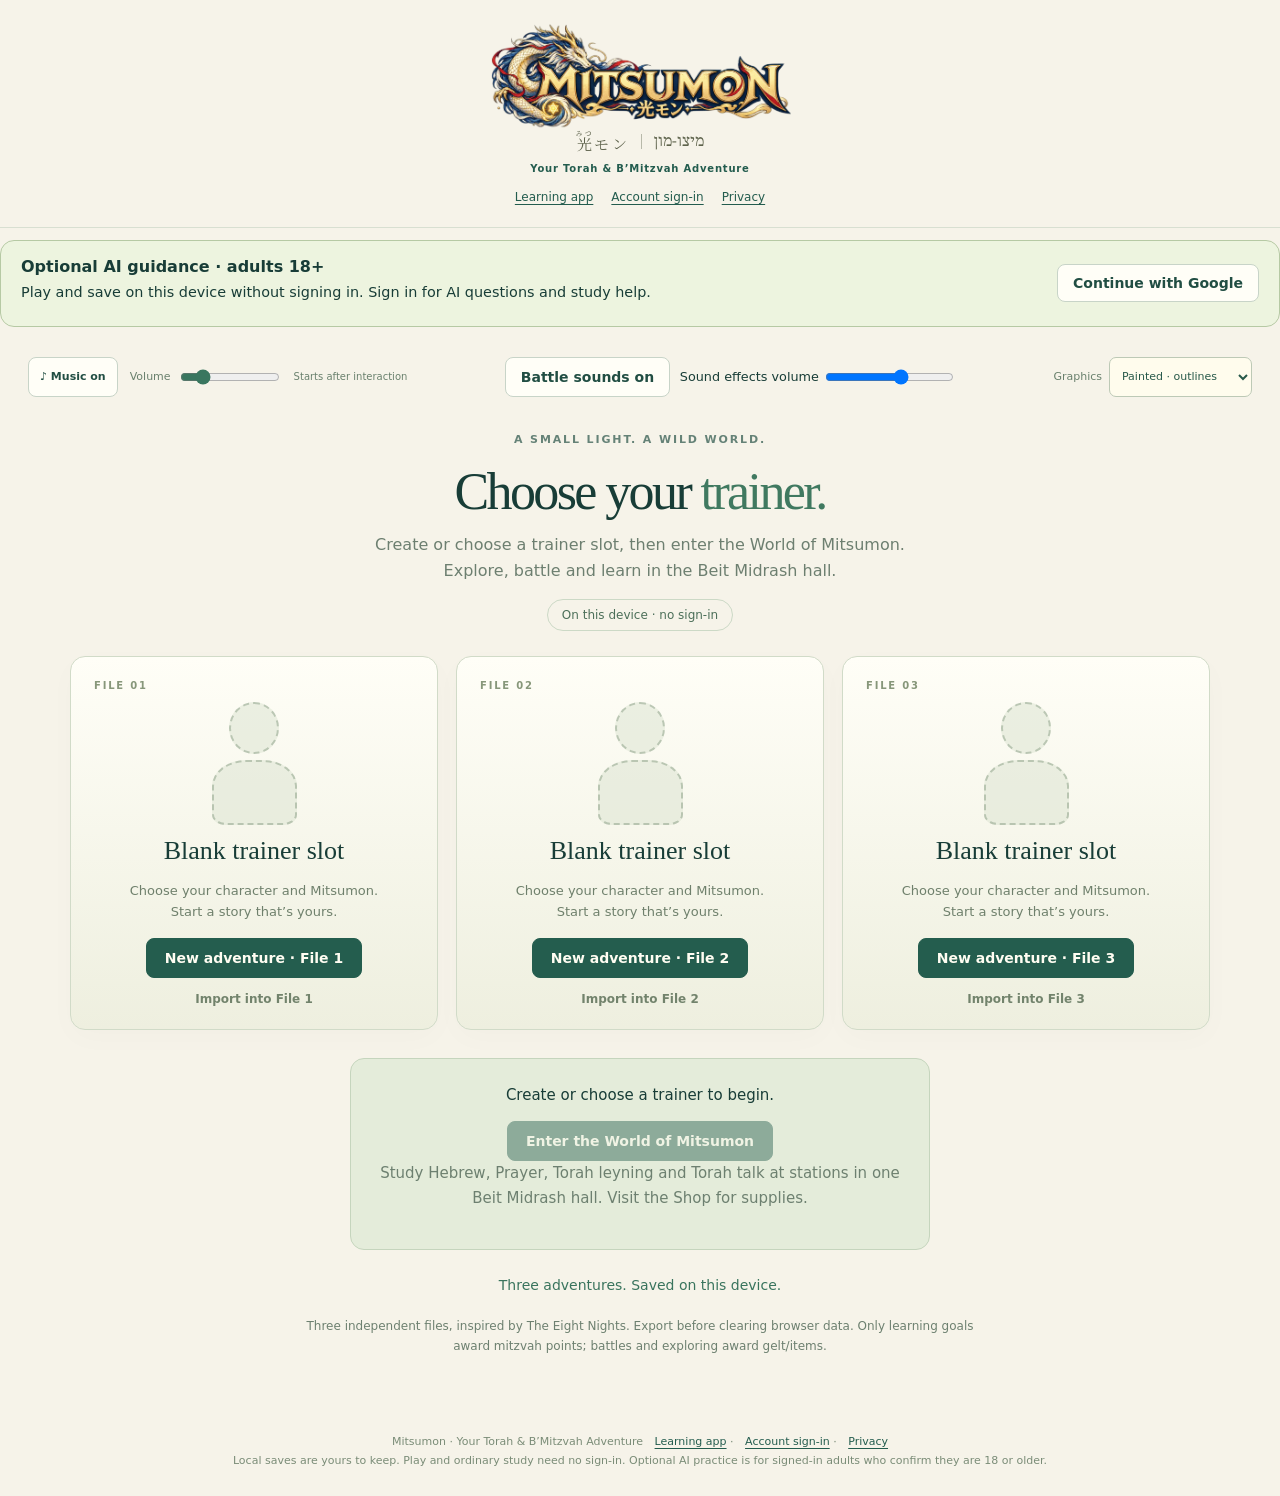
<file: index.html>
<!doctype html>
<html lang="en"><head><meta charset="utf-8"><meta name="viewport" content="width=device-width,initial-scale=1,viewport-fit=cover"><meta name="theme-color" content="#173b36"><title>Mitsumon · First Light Adventure</title>  <script type="module" crossorigin src="./assets/index-Dep0gLEV.js"></script>
  <link rel="stylesheet" crossorigin href="./assets/index-DOYTJMHz.css">
<script>window.__MITSUMON_FRONT_DOOR__=true;</script></head><body><div id="play-root"></div></body></html>
</file>
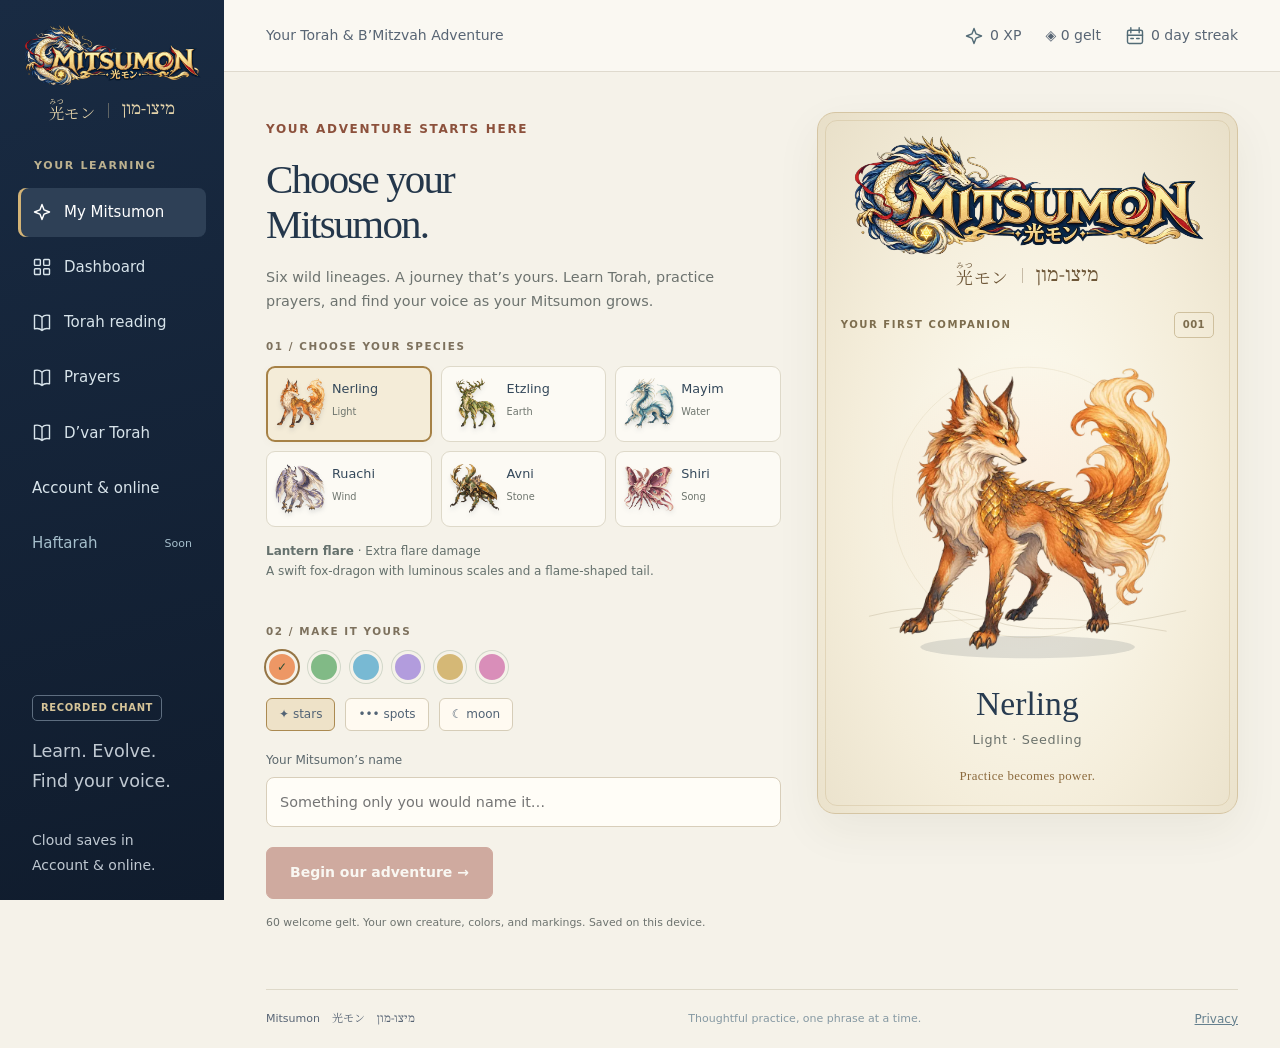
<file: learn/index.html>
<!doctype html>
<html lang="en"><head><meta charset="UTF-8"/><meta name="viewport" content="width=device-width, initial-scale=1.0"/><meta name="theme-color" content="#203c36"/><meta name="description" content="Grow your own Mitsumon through Torah practice, prayer learning, and your d’var Torah."/><title>Mitsumon · Your Torah &amp; B’Mitzvah Adventure</title>  <script type="module" crossorigin src="../assets/index-6QhqwbF3.js"></script>
  <link rel="stylesheet" crossorigin href="../assets/index-CuD6uCCq.css">
</head><body><div id="root"></div></body></html>
</file>
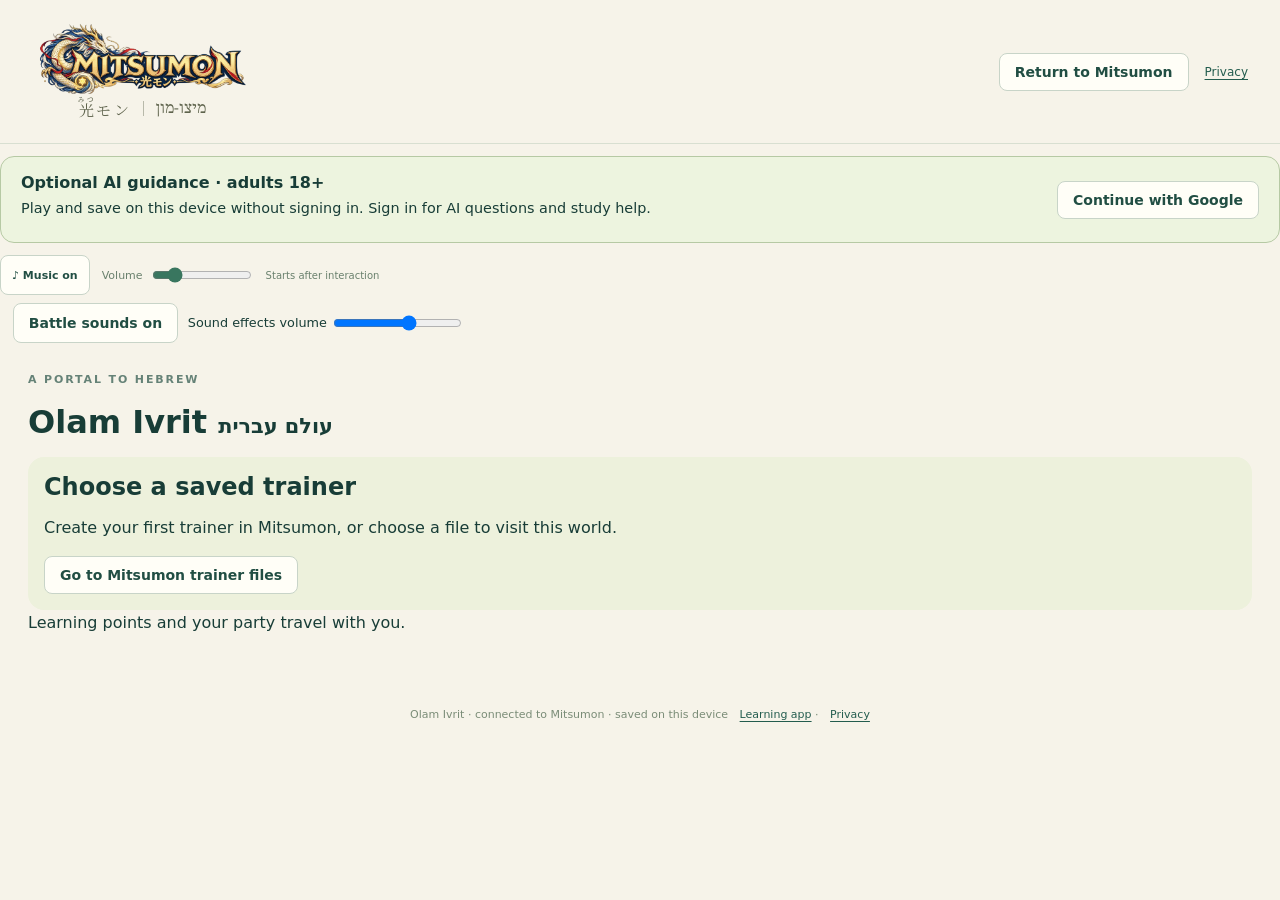
<file: olam-ivrit/index.html>
<!doctype html><html lang="en"><head><meta charset="UTF-8"><meta name="viewport" content="width=device-width, initial-scale=1"><meta name="referrer" content="strict-origin-when-cross-origin"><title>Olam Ivrit · Mitsumon</title>  <script type="module" crossorigin src="../assets/index-CWR9-Fdm.js"></script>
  <link rel="stylesheet" crossorigin href="../assets/index-DkF24_oL.css">
</head><body><div id="olam-root"></div></body></html>
</file>
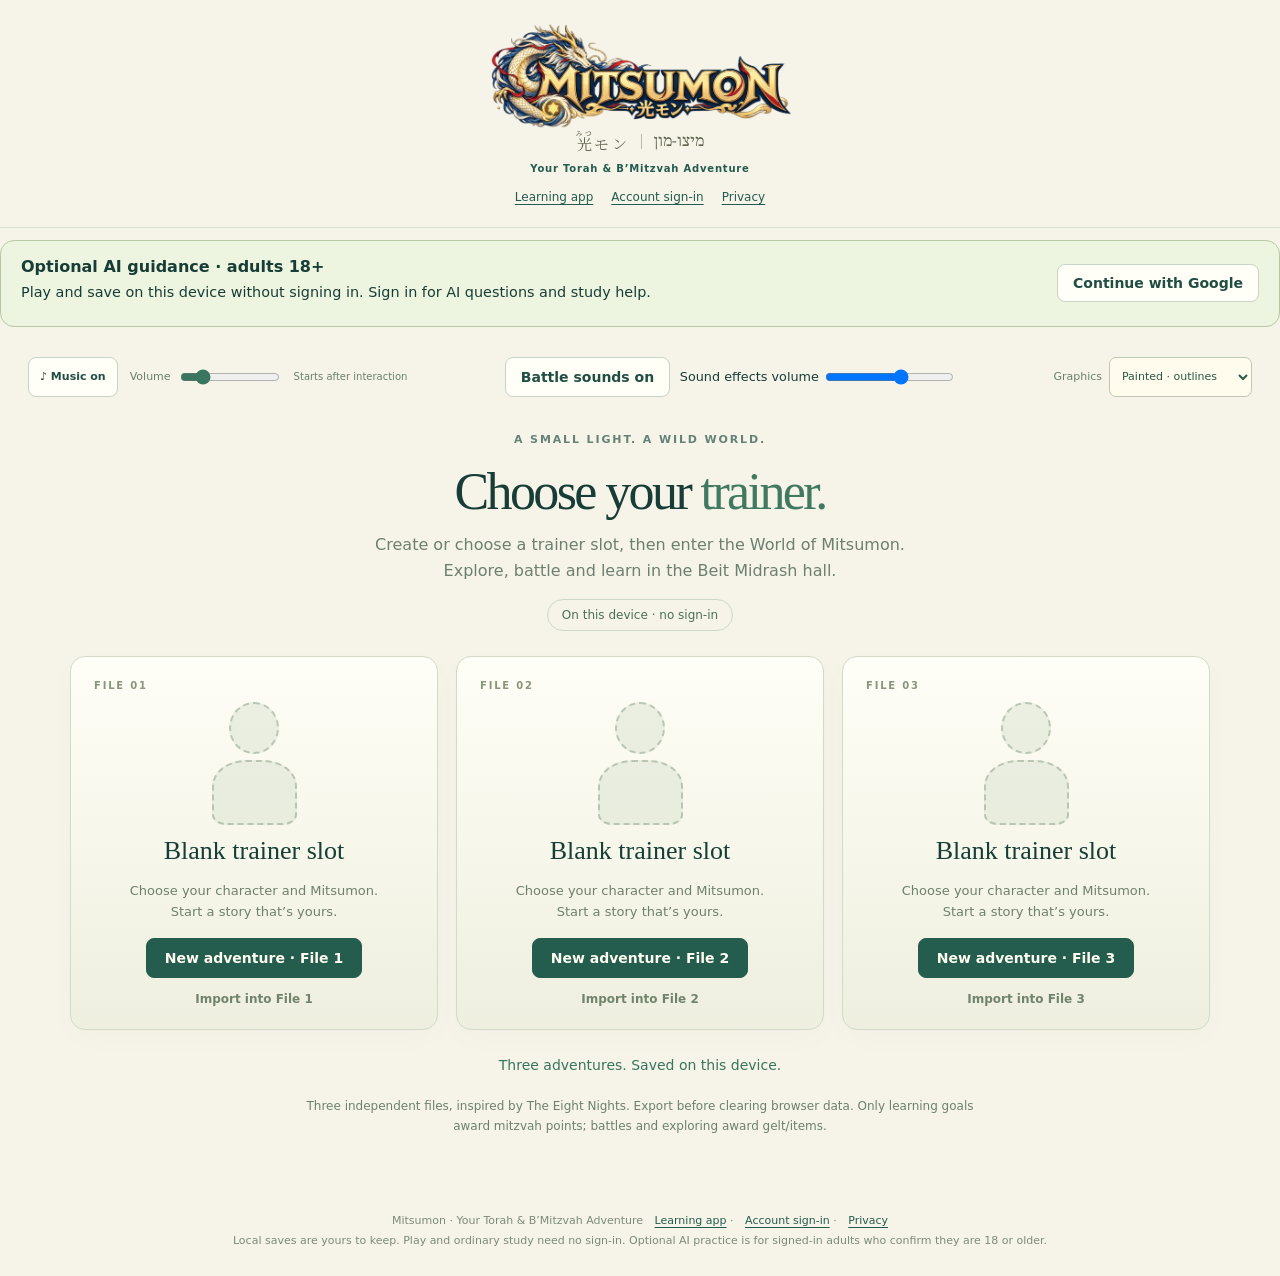
<file: play/index.html>
<!doctype html>
<html lang="en"><head><meta charset="utf-8"><meta name="viewport" content="width=device-width,initial-scale=1,viewport-fit=cover"><meta name="theme-color" content="#173b36"><title>Mitsumon · First Light Adventure</title>  <script type="module" crossorigin src="../assets/index-Dep0gLEV.js"></script>
  <link rel="stylesheet" crossorigin href="../assets/index-DOYTJMHz.css">
</head><body><div id="play-root"></div></body></html>
</file>
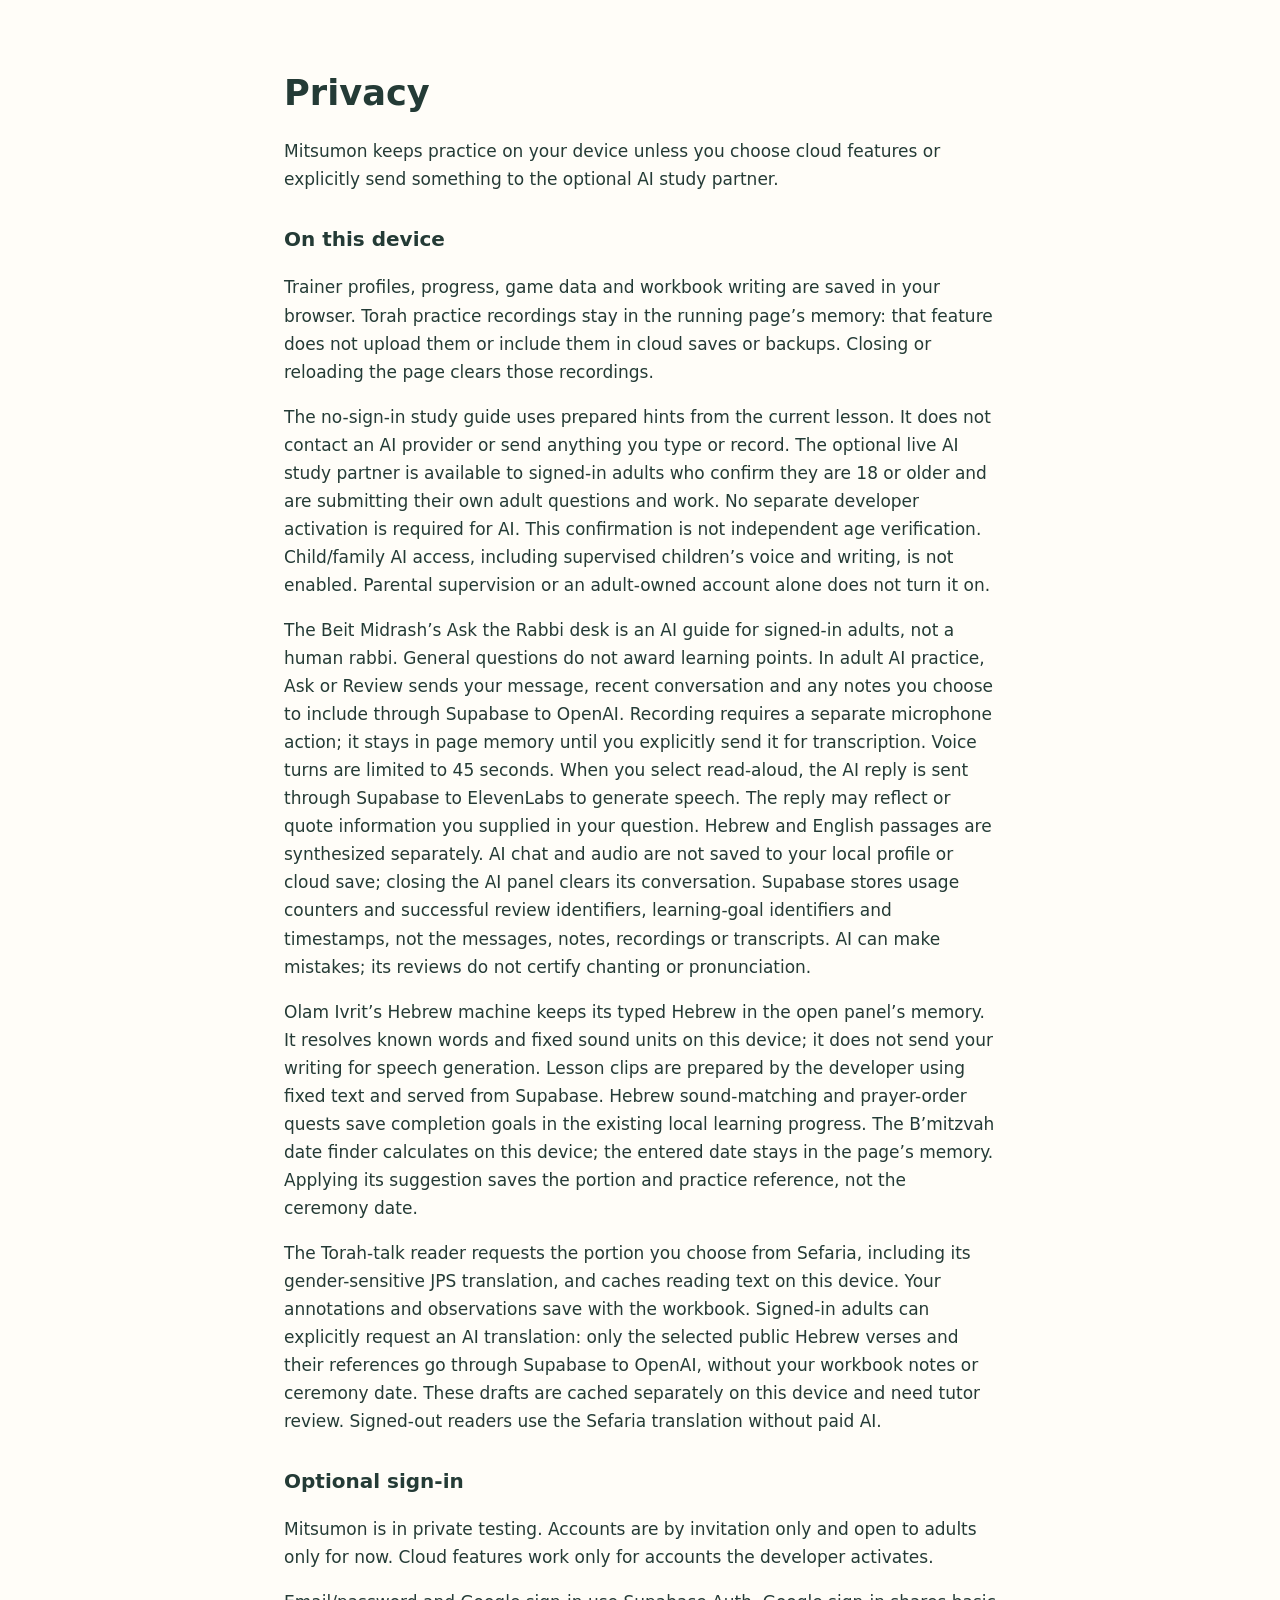
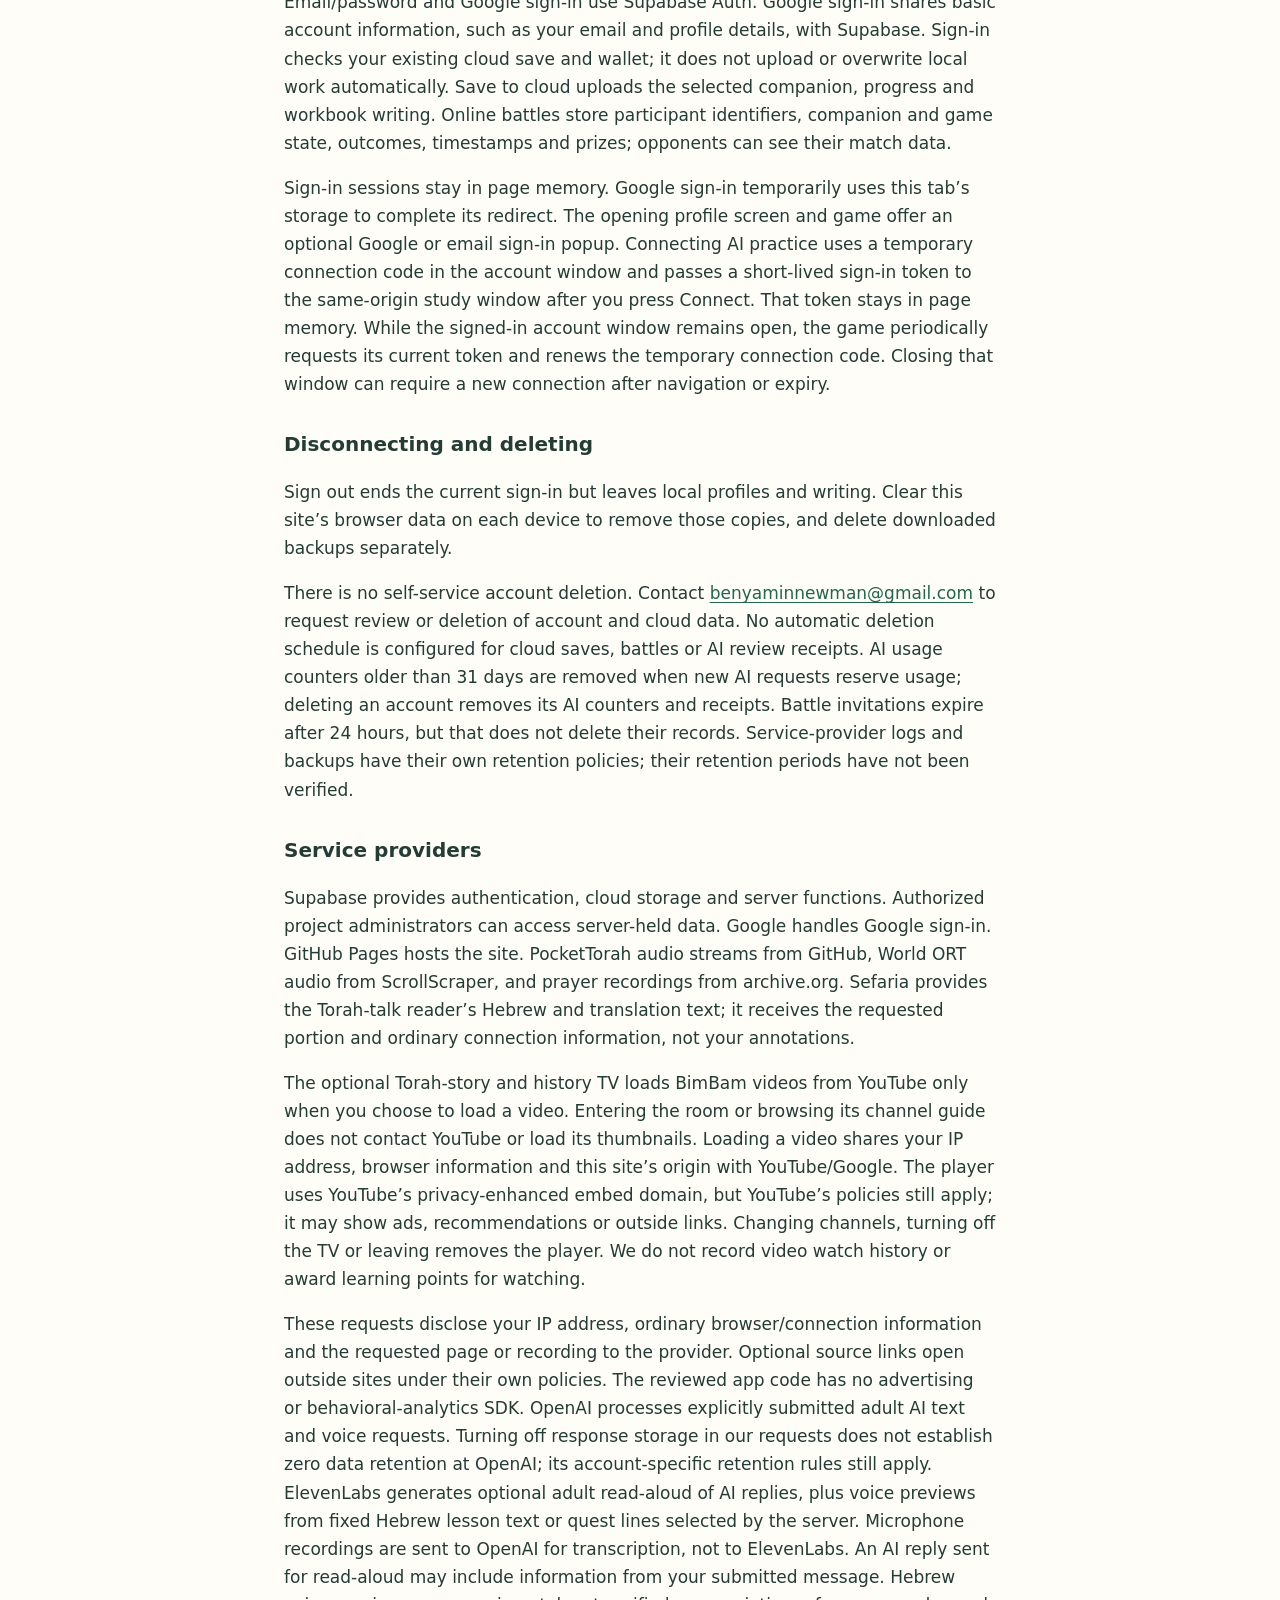
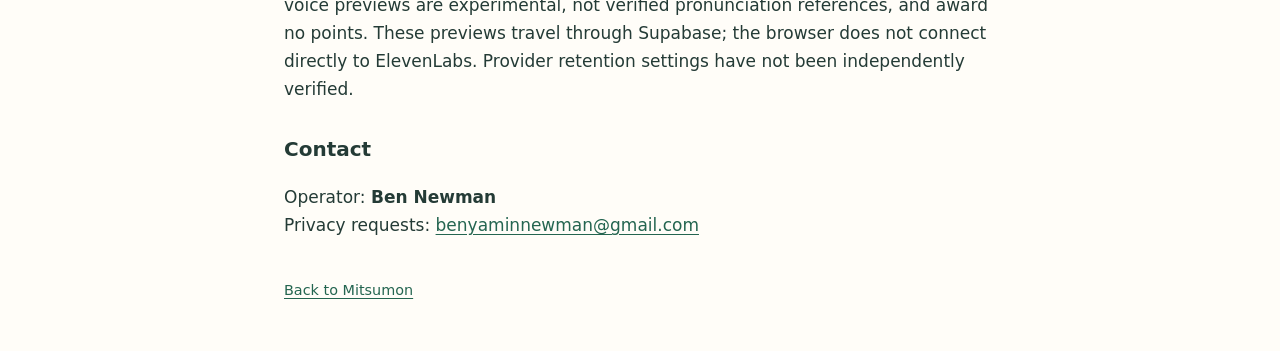
<file: privacy/index.html>
<!doctype html>
<html lang="en">
<head>
  <meta charset="utf-8">
  <meta name="viewport" content="width=device-width, initial-scale=1">
  <meta name="referrer" content="no-referrer">
  <title>Privacy · Mitsumon</title>
  <style>
    :root{color-scheme:light}*{box-sizing:border-box}body{margin:0;background:#fffdf8;color:#243b36;font:17px/1.65 system-ui,sans-serif}main{max-width:760px;margin:auto;padding:48px 24px}h1{font-size:2.2rem;line-height:1.2}h2{font-size:1.25rem;margin-top:30px}a{color:#246550;text-underline-offset:3px}footer{margin-top:40px;font-size:.9rem}strong{overflow-wrap:anywhere}@media(max-width:480px){main{padding:28px 20px}}
  </style>
</head>
<body>
<main>
  <h1>Privacy</h1>
  <p>Mitsumon keeps practice on your device unless you choose cloud features or explicitly send something to the optional AI study partner.</p>

  <h2>On this device</h2>
  <p>Trainer profiles, progress, game data and workbook writing are saved in your browser. Torah practice recordings stay in the running page’s memory: that feature does not upload them or include them in cloud saves or backups. Closing or reloading the page clears those recordings.</p>
  <p>The no-sign-in study guide uses prepared hints from the current lesson. It does not contact an AI provider or send anything you type or record. The optional live AI study partner is available to signed-in adults who confirm they are 18 or older and are submitting their own adult questions and work. No separate developer activation is required for AI. This confirmation is not independent age verification. Child/family AI access, including supervised children’s voice and writing, is not enabled. Parental supervision or an adult-owned account alone does not turn it on.</p>
  <p>The Beit Midrash’s Ask the Rabbi desk is an AI guide for signed-in adults, not a human rabbi. General questions do not award learning points. In adult AI practice, Ask or Review sends your message, recent conversation and any notes you choose to include through Supabase to OpenAI. Recording requires a separate microphone action; it stays in page memory until you explicitly send it for transcription. Voice turns are limited to 45 seconds. When you select read-aloud, the AI reply is sent through Supabase to ElevenLabs to generate speech. The reply may reflect or quote information you supplied in your question. Hebrew and English passages are synthesized separately. AI chat and audio are not saved to your local profile or cloud save; closing the AI panel clears its conversation. Supabase stores usage counters and successful review identifiers, learning-goal identifiers and timestamps, not the messages, notes, recordings or transcripts. AI can make mistakes; its reviews do not certify chanting or pronunciation.</p>

  <p>Olam Ivrit’s Hebrew machine keeps its typed Hebrew in the open panel’s memory. It resolves known words and fixed sound units on this device; it does not send your writing for speech generation. Lesson clips are prepared by the developer using fixed text and served from Supabase. Hebrew sound-matching and prayer-order quests save completion goals in the existing local learning progress. The B’mitzvah date finder calculates on this device; the entered date stays in the page’s memory. Applying its suggestion saves the portion and practice reference, not the ceremony date.</p>

  <p>The Torah-talk reader requests the portion you choose from Sefaria, including its gender-sensitive JPS translation, and caches reading text on this device. Your annotations and observations save with the workbook. Signed-in adults can explicitly request an AI translation: only the selected public Hebrew verses and their references go through Supabase to OpenAI, without your workbook notes or ceremony date. These drafts are cached separately on this device and need tutor review. Signed-out readers use the Sefaria translation without paid AI.</p>

  <h2>Optional sign-in</h2>
  <p>Mitsumon is in private testing. Accounts are by invitation only and open to adults only for now. Cloud features work only for accounts the developer activates.</p>
  <p>Email/password and Google sign-in use Supabase Auth. Google sign-in shares basic account information, such as your email and profile details, with Supabase. Sign-in checks your existing cloud save and wallet; it does not upload or overwrite local work automatically. Save to cloud uploads the selected companion, progress and workbook writing. Online battles store participant identifiers, companion and game state, outcomes, timestamps and prizes; opponents can see their match data.</p>
  <p>Sign-in sessions stay in page memory. Google sign-in temporarily uses this tab’s storage to complete its redirect. The opening profile screen and game offer an optional Google or email sign-in popup. Connecting AI practice uses a temporary connection code in the account window and passes a short-lived sign-in token to the same-origin study window after you press Connect. That token stays in page memory. While the signed-in account window remains open, the game periodically requests its current token and renews the temporary connection code. Closing that window can require a new connection after navigation or expiry.</p>

  <h2>Disconnecting and deleting</h2>
  <p>Sign out ends the current sign-in but leaves local profiles and writing. Clear this site’s browser data on each device to remove those copies, and delete downloaded backups separately.</p>
  <p>There is no self-service account deletion. Contact <a href="mailto:benyaminnewman@gmail.com">benyaminnewman@gmail.com</a> to request review or deletion of account and cloud data. No automatic deletion schedule is configured for cloud saves, battles or AI review receipts. AI usage counters older than 31 days are removed when new AI requests reserve usage; deleting an account removes its AI counters and receipts. Battle invitations expire after 24 hours, but that does not delete their records. Service-provider logs and backups have their own retention policies; their retention periods have not been verified.</p>

  <h2>Service providers</h2>
  <p>Supabase provides authentication, cloud storage and server functions. Authorized project administrators can access server-held data. Google handles Google sign-in. GitHub Pages hosts the site. PocketTorah audio streams from GitHub, World ORT audio from ScrollScraper, and prayer recordings from archive.org. Sefaria provides the Torah-talk reader’s Hebrew and translation text; it receives the requested portion and ordinary connection information, not your annotations.</p>
  <p>The optional Torah-story and history TV loads BimBam videos from YouTube only when you choose to load a video. Entering the room or browsing its channel guide does not contact YouTube or load its thumbnails. Loading a video shares your IP address, browser information and this site’s origin with YouTube/Google. The player uses YouTube’s privacy-enhanced embed domain, but YouTube’s policies still apply; it may show ads, recommendations or outside links. Changing channels, turning off the TV or leaving removes the player. We do not record video watch history or award learning points for watching.</p>
  <p>These requests disclose your IP address, ordinary browser/connection information and the requested page or recording to the provider. Optional source links open outside sites under their own policies. The reviewed app code has no advertising or behavioral-analytics SDK. OpenAI processes explicitly submitted adult AI text and voice requests. Turning off response storage in our requests does not establish zero data retention at OpenAI; its account-specific retention rules still apply. ElevenLabs generates optional adult read-aloud of AI replies, plus voice previews from fixed Hebrew lesson text or quest lines selected by the server. Microphone recordings are sent to OpenAI for transcription, not to ElevenLabs. An AI reply sent for read-aloud may include information from your submitted message. Hebrew voice previews are experimental, not verified pronunciation references, and award no points. These previews travel through Supabase; the browser does not connect directly to ElevenLabs. Provider retention settings have not been independently verified.</p>

  <h2>Contact</h2>
  <p>Operator: <strong>Ben Newman</strong><br>Privacy requests: <a href="mailto:benyaminnewman@gmail.com">benyaminnewman@gmail.com</a></p>

  <footer><a href="../">Back to Mitsumon</a></footer>
</main>
</body>
</html>
</file>
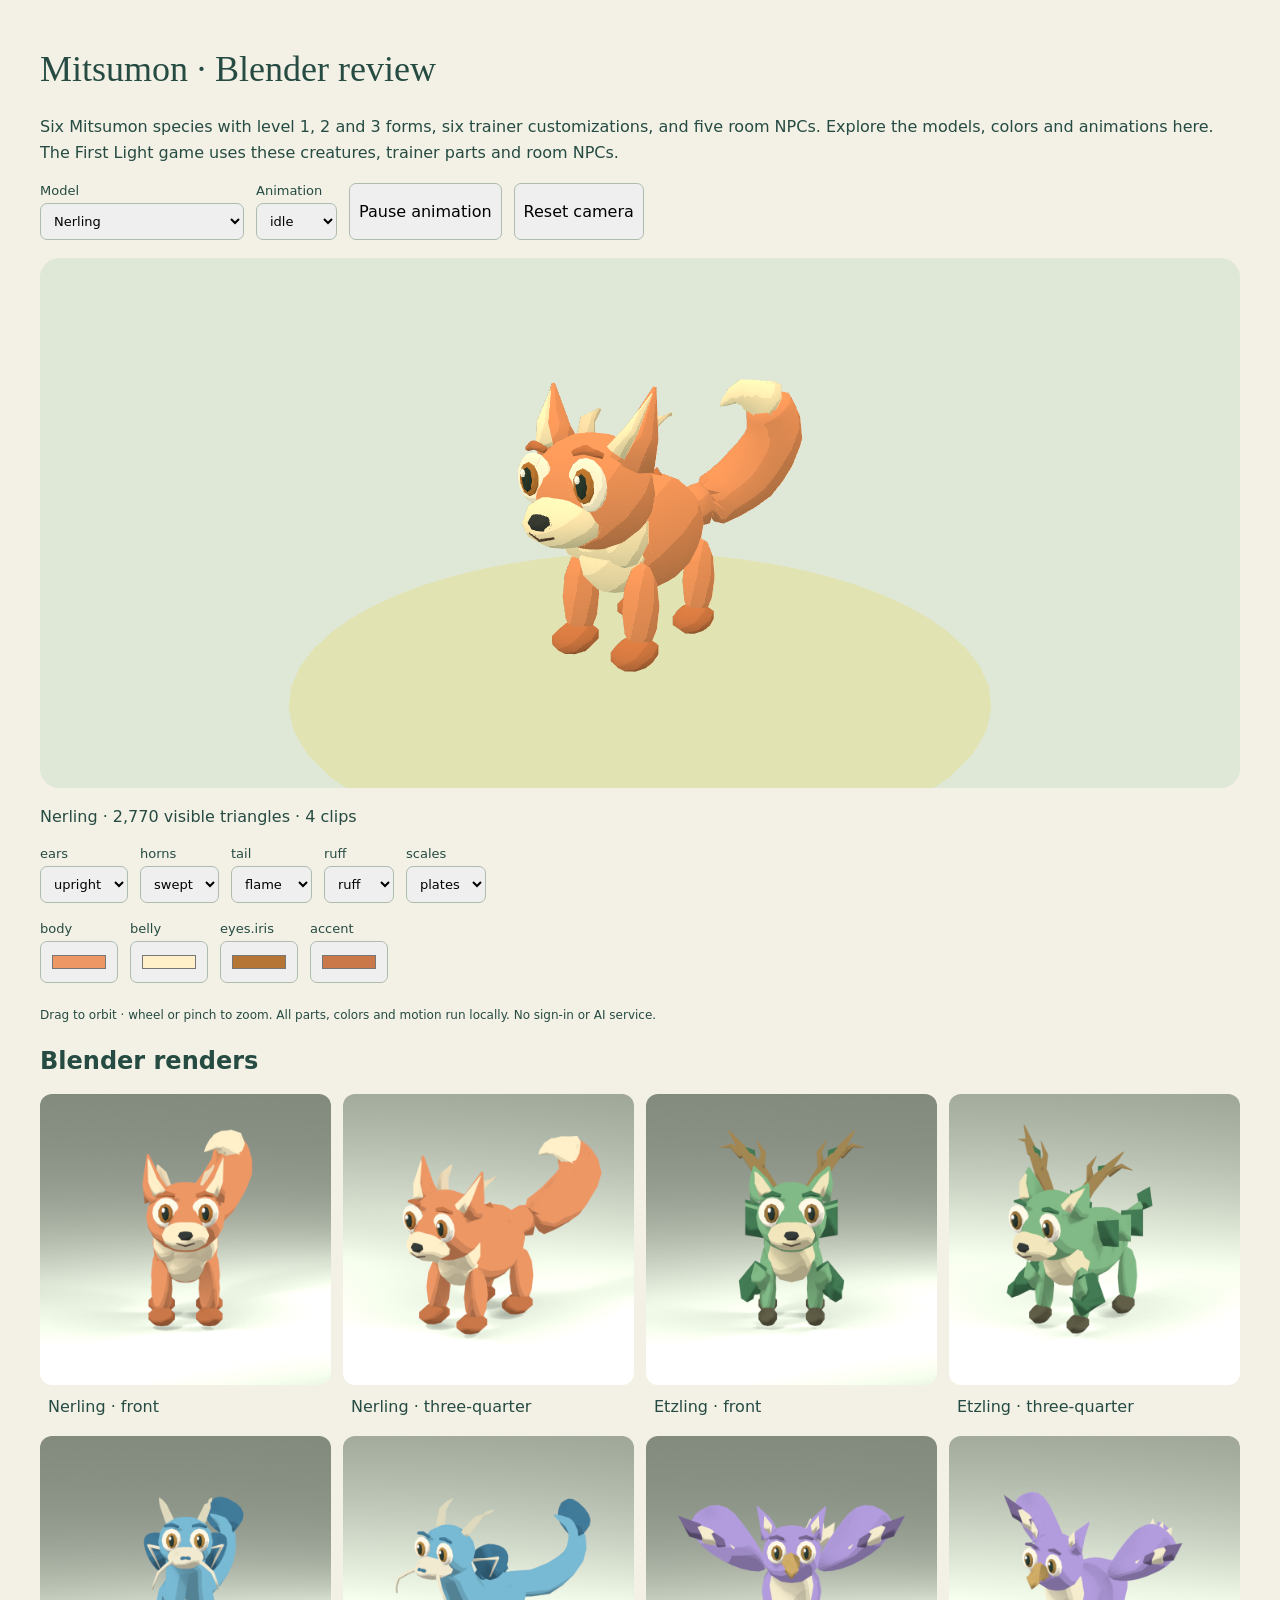
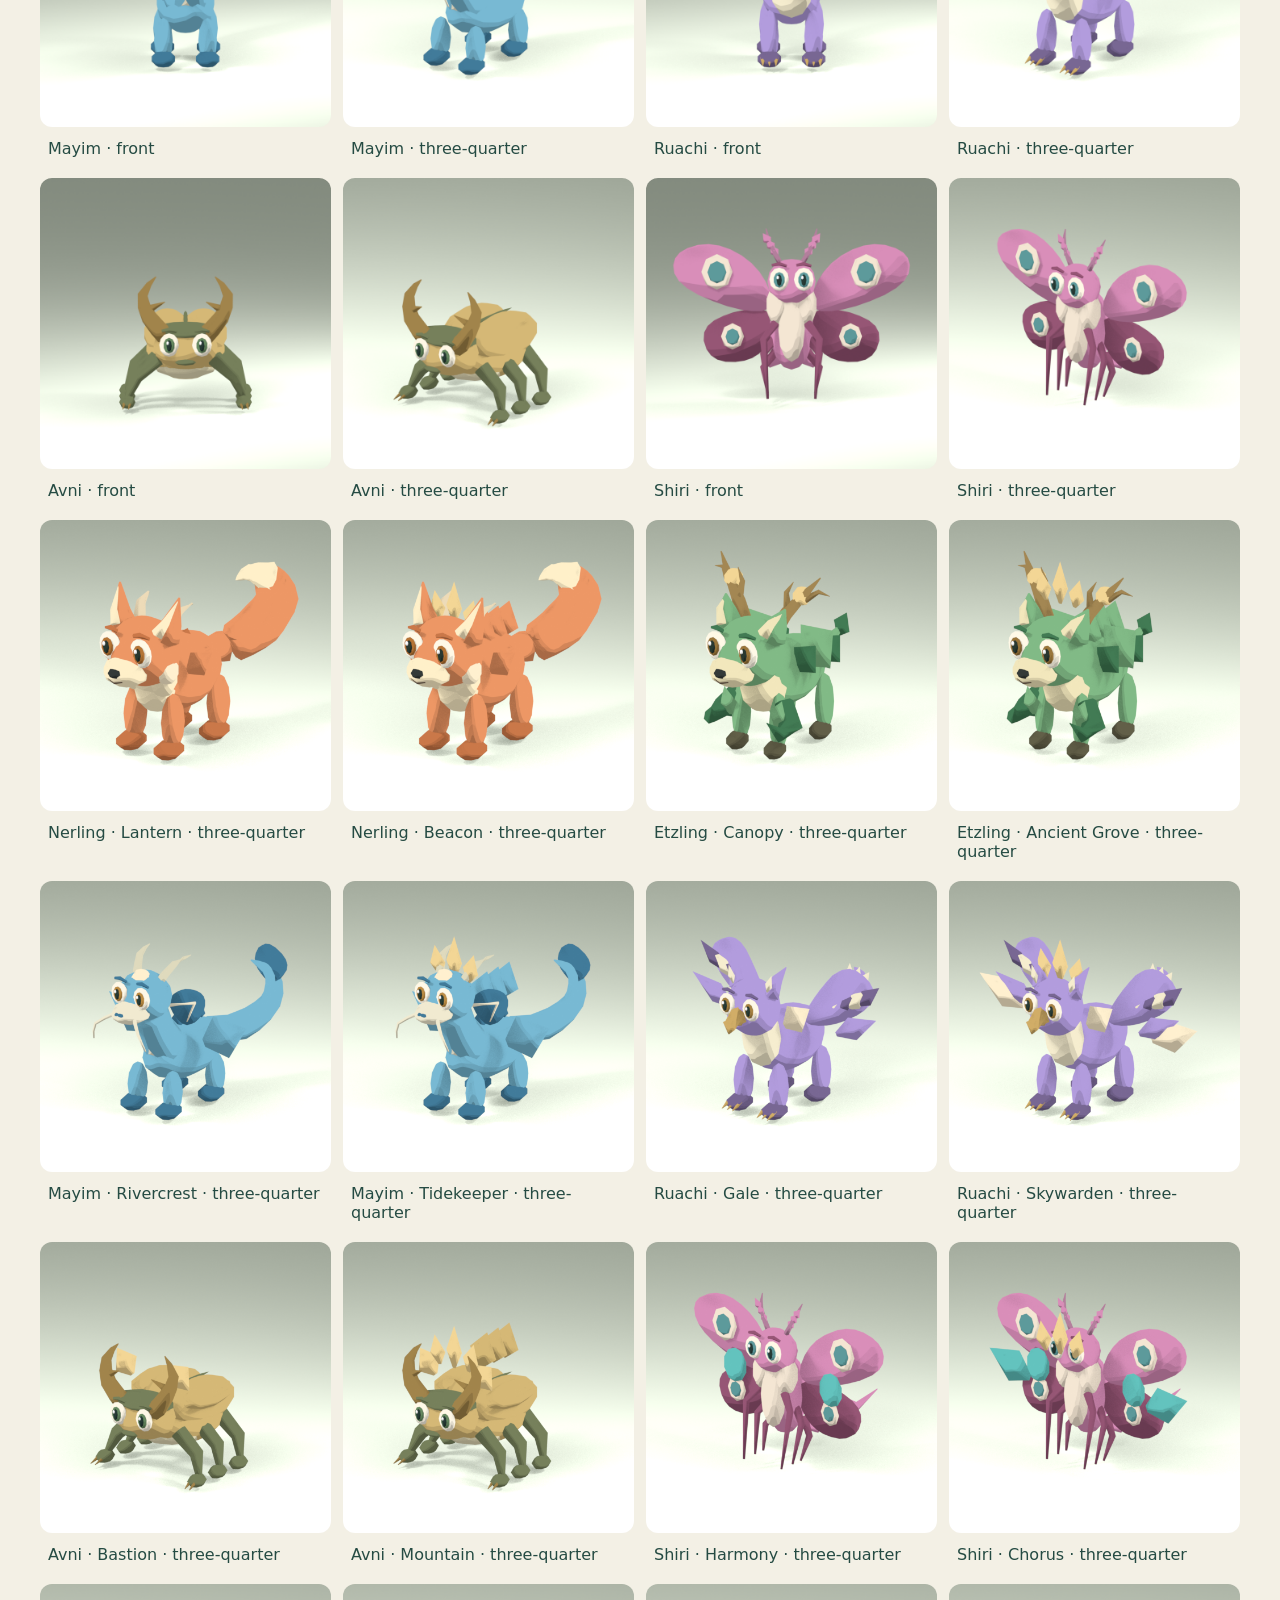
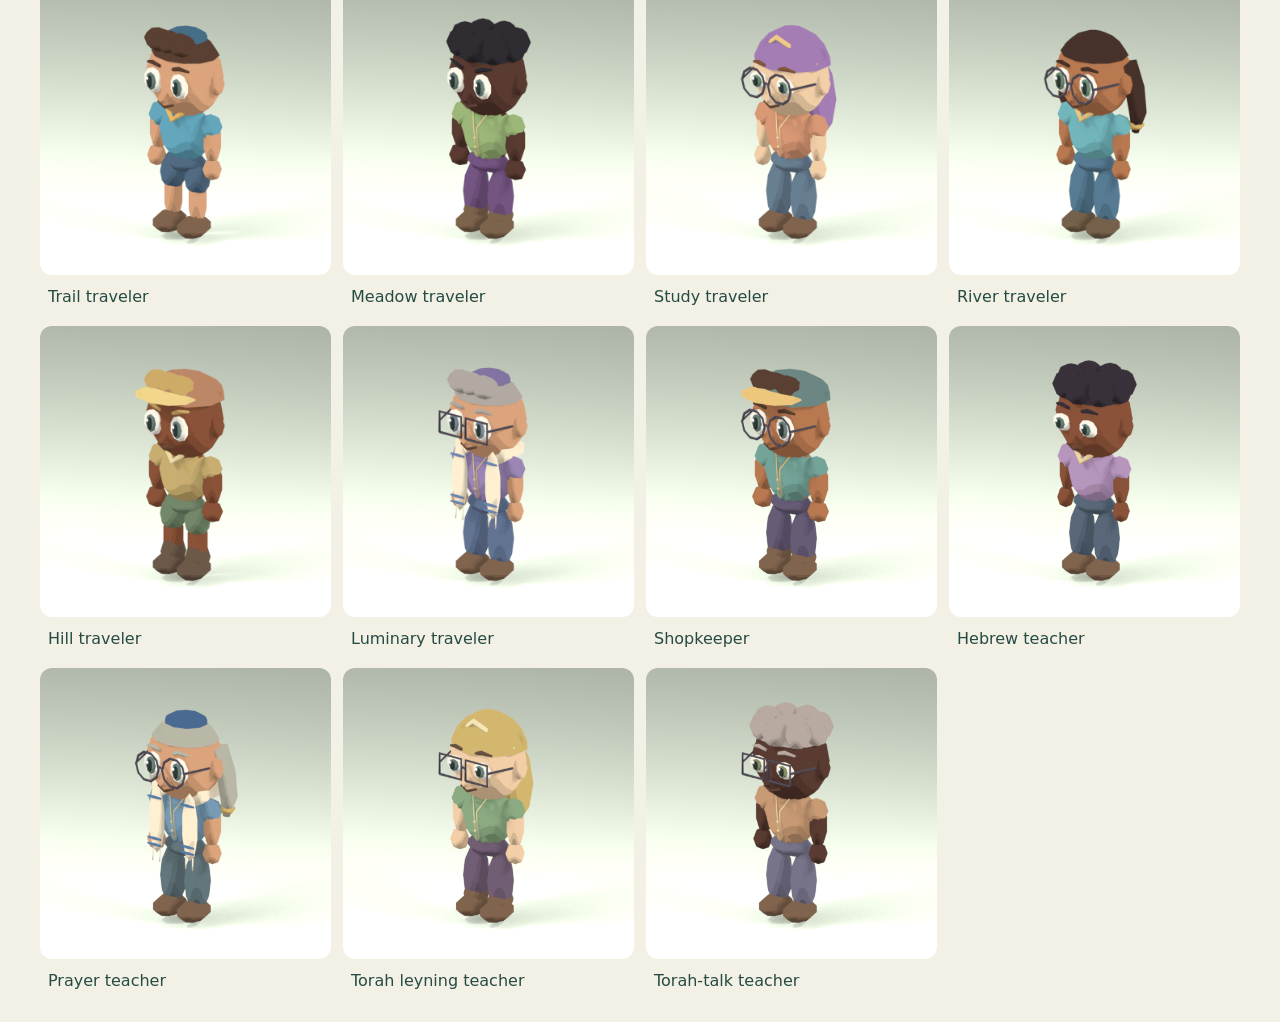
<file: docs/3d-review/index.html>
<!doctype html><html lang="en">
<script type="module" crossorigin src="../../assets/index-B3Z1icC1.js"></script>
<meta charset="utf-8"><meta name="viewport" content="width=device-width,initial-scale=1"><title>Mitsumon · Blender model review</title><style>body{color:#254b43;background:#f3f0e5;max-width:1200px;margin:auto;padding:24px;font:16px system-ui}h1{font:36px Georgia,serif}p{line-height:1.6}canvas{touch-action:none;background:#dfe8d7;border-radius:20px;width:100%;height:530px;display:block}.controls{flex-wrap:wrap;gap:12px;margin:18px 0;display:flex}label{gap:5px;font-size:13px;display:grid}select,input,button{font:inherit;border:1px solid #adbcae;border-radius:7px;padding:9px}input[type=color]{width:78px;height:42px}button{cursor:pointer}#parts{flex-wrap:wrap;gap:12px;display:flex}#status{min-height:24px}small{font-size:12px}.gallery{grid-template-columns:repeat(auto-fit,minmax(250px,1fr));gap:12px;display:grid}.gallery img{border-radius:12px;width:100%}.gallery figure{margin:0}.gallery figcaption{padding:8px}a{color:inherit}@media (width<=600px){body{padding:16px}canvas{height:430px}}</style><h1>Mitsumon · Blender review</h1><p>Six Mitsumon species with level 1, 2 and 3 forms, six trainer customizations, and five room NPCs. Explore the models, colors and animations here. The First Light game uses these creatures, trainer parts and room NPCs.</p><div class="controls"><label>Model<select id="model" aria-label="Model"></select></label><label>Animation<select id="animation" aria-label="Animation"></select></label><button id="pause">Pause animation</button><button id="reset">Reset camera</button></div><canvas aria-label="Interactive 3D model preview"></canvas><p id="status" role="status">Loading…</p><div id="parts"></div><div id="colors" class="controls"></div><p><small>Drag to orbit · wheel or pinch to zoom. All parts, colors and motion run locally. No sign-in or AI service.</small></p><h2>Blender renders</h2><div class="gallery" id="renders"></div></html>
</file>
<file: assets/index-DOYTJMHz.css>
.study-ai{color:#243b36;background:#fff9e9;border:2px solid #c5b474;border-radius:12px;min-width:0;margin:20px 0;padding:18px}.study-ai h3{margin-top:0}.study-ai p{font-size:.95rem;line-height:1.65}.study-ai button{white-space:normal;min-height:44px}.study-ai label{margin:14px 0;line-height:1.6;display:block}.study-ai input[type=checkbox]{width:auto;margin-right:8px}.study-ai textarea{box-sizing:border-box;width:100%;max-width:100%;min-height:110px;font:inherit;padding:12px;display:block}.study-ai-actions{flex-wrap:wrap;gap:10px;display:flex}.study-ai-chat{overflow-wrap:anywhere;max-height:360px;overflow:auto}.study-ai pre{white-space:pre-wrap;overflow-wrap:anywhere}.study-ai audio{max-width:100%}.study-ai [role=alert]{color:#8b301f}.study-ai-session{border-top:1px solid #c5b474;margin-top:16px;padding-top:12px}@media (width<=480px){.study-ai{padding:12px}.study-ai-actions{flex-direction:column}.study-ai-actions button{width:100%}}.rabbi-panel{min-height:0;padding:16px 24px;overflow:auto}.rabbi-panel>p{max-width:70ch;line-height:1.65}@media (width<=480px){.rabbi-panel{padding:12px}}.adult-account{background:#edf4df;border:1px solid #b6c9a4;border-radius:14px;flex-wrap:wrap;align-items:center;gap:16px;margin:12px 0;padding:16px 20px;display:flex}.adult-account p{margin:5px 0;font-size:.9rem}.adult-account>div{flex:1;min-width:180px}.adult-account>p{flex-basis:100%}.adult-account-dialog{color:#244b3f;background:#fff9e9;border:2px solid #b3a06d;border-radius:16px;width:min(560px,92vw);max-height:90svh;padding:24px;overflow:auto}.adult-account-dialog::backdrop{background:#153d39a8}.adult-account-dialog label{margin:18px 0;line-height:1.6;display:block}.adult-account-dialog h2{margin-top:0}.adult-account-dialog input{width:auto;margin-right:8px}@font-face{font-family:Mitsumon Japanese;font-style:normal;font-weight:400;font-display:swap;src:url([data-uri])format("woff");unicode-range:U+5149}@font-face{font-family:Mitsumon Japanese;font-style:normal;font-weight:400;font-display:swap;src:url([data-uri])format("woff");unicode-range:U+30E2}@font-face{font-family:Mitsumon Japanese;font-style:normal;font-weight:400;font-display:swap;src:url([data-uri])format("woff");unicode-range:U+30F3,U+307F,U+3064}@font-face{font-family:Noto Serif Hebrew;font-style:normal;font-display:swap;font-weight:400;src:url(./noto-serif-hebrew-hebrew-400-normal-v_xU1ROG.woff2)format("woff2"),url(./noto-serif-hebrew-hebrew-400-normal-jyUp5Tfv.woff)format("woff");unicode-range:U+307-308,U+590-5FF,U+200C-2010,U+20AA,U+25CC,U+FB1D-FB4F}@font-face{font-family:Noto Serif Hebrew;font-style:normal;font-display:swap;font-weight:400;src:url(./noto-serif-hebrew-latin-ext-400-normal-BiXgBxzW.woff2)format("woff2"),url(./noto-serif-hebrew-latin-ext-400-normal-DPDY_J25.woff)format("woff");unicode-range:U+100-2BA,U+2BD-2C5,U+2C7-2CC,U+2CE-2D7,U+2DD-2FF,U+304,U+308,U+329,U+1D00-1DBF,U+1E00-1E9F,U+1EF2-1EFF,U+2020,U+20A0-20AB,U+20AD-20C0,U+2113,U+2C60-2C7F,U+A720-A7FF}@font-face{font-family:Noto Serif Hebrew;font-style:normal;font-display:swap;font-weight:400;src:url(./noto-serif-hebrew-latin-400-normal-D22OmSTw.woff2)format("woff2"),url(./noto-serif-hebrew-latin-400-normal-BWkL_LQQ.woff)format("woff");unicode-range:U+??,U+131,U+152-153,U+2BB-2BC,U+2C6,U+2DA,U+2DC,U+304,U+308,U+329,U+2000-206F,U+20AC,U+2122,U+2191,U+2193,U+2212,U+2215,U+FEFF,U+FFFD}:root{color:#183d37;font-synthesis:none;--lightningcss-light:initial;--lightningcss-dark: ;color-scheme:light;background:#f6f3e9;font-family:system-ui,-apple-system,sans-serif}*{box-sizing:border-box}body{margin:0}button,a,input,select{-webkit-tap-highlight-color:transparent}button,input,select{font:inherit}button,a{touch-action:manipulation}button{cursor:pointer;color:#214e43;background:#fffef7;border:1px solid #c8d4c8;border-radius:8px;padding:10px 15px;font-size:14px;font-weight:650}button:hover:not(:disabled){background:#e6eddf}button:focus-visible,a:focus-visible,input:focus-visible,select:focus-visible{outline-offset:3px;outline:3px solid #cc8741}button:disabled{opacity:.45;cursor:default}a{color:#235c4e;text-underline-offset:3px}p{line-height:1.65}h1,h2,p{margin:0 0 14px}.play-header{border-bottom:1px solid #d8dfd1;justify-content:space-between;align-items:center;max-width:1400px;margin:auto;padding:23px 32px;display:flex}.play-brand{letter-spacing:.11em;font-size:23px;font-weight:900;text-decoration:none}.play-brand small{letter-spacing:.35em;margin-top:3px;font-size:9px;display:block}.play-header>div{align-items:center;gap:20px;font-size:13px;display:flex}.slice-label{color:#6d7f70}.play-eyebrow{letter-spacing:.17em;color:#658277;font-size:11px;font-weight:800}.file-screen{max-width:1200px;margin:auto;padding:55px 30px 30px}.opening{text-align:center;margin-bottom:36px}.opening h1{letter-spacing:-.05em;margin:20px 0;font-family:Georgia,serif;font-size:clamp(45px,7vw,78px);font-weight:400;line-height:1.03}.opening em{color:#407960;font-style:normal}.opening p:not(.play-eyebrow){color:#6d7f70}.local-badge{color:#4c6f59;border:1px solid #ccd9c6;border-radius:30px;padding:8px 14px;font-size:12px;display:inline-block}.slot-grid{grid-template-columns:repeat(3,1fr);gap:18px;display:grid}.save-slot{text-align:center;background:linear-gradient(#fffef7,#eeefdf);border:1px solid #d1dbc8;border-radius:15px;flex-direction:column;align-items:center;min-width:0;padding:23px;display:flex;position:relative;box-shadow:0 8px 30px #26473305}.file-number{letter-spacing:.18em;color:#87977a;align-self:flex-start;font-size:10px;font-weight:800}.save-slot h2{font-family:Georgia,serif;font-size:26px;font-weight:400}.save-slot p{color:#6f806c;min-height:44px;font-size:13px}.slot-art{object-fit:contain;filter:drop-shadow(0 10px 13px #35583b23);width:145px;height:145px}.empty-star{color:#b4cba3;place-items:center;height:145px;font-size:60px;display:grid}.play-primary{color:#fffdf2;text-align:center;background:#245d4e;border-color:#245d4e;border-radius:8px;padding:11px 18px;font-size:14px;font-weight:700;text-decoration:none;display:inline-block}.play-primary:hover:not(:disabled){color:#fffdf2;background:#194f40}.play-text{color:#72836c;background:0 0;border:0;padding:14px 0 0;font-size:12px}.slot-tools{flex-wrap:wrap;justify-content:center;gap:6px;margin-top:12px;display:flex}.slot-tools button{background:0 0;padding:7px 8px;font-size:11px}.play-small{color:#6d8070;font-size:12px;line-height:1.65}.file-screen>.play-small{text-align:center;max-width:680px;margin:20px auto}.file-notice{text-align:center;color:#39745d;margin-top:24px;font-size:14px}.creation{background:#fffdf7;border:1px solid #d4decf;border-radius:15px;grid-template-columns:1fr 1.1fr;gap:36px;padding:32px;display:grid}.creation h2{font:32px Georgia,serif}.creation label{margin:16px 0;font-size:13px;font-weight:700;display:block}.creation input,.creation select{color:#214e43;background:#fbfcf5;border:1px solid #cad8c7;border-radius:7px;width:100%;margin-top:8px;padding:12px;display:block}.avatar-colors{gap:10px;margin:20px 0;display:flex}.avatar-colors button{color:#0000;border:3px solid #0000;width:42px;height:42px}.avatar-colors button[aria-pressed=true]{color:#fff;border-color:#244c40}.starter-picker{border:0;grid-template-columns:repeat(3,1fr);gap:9px;min-width:0;padding:0;display:grid}.starter-picker legend{margin-bottom:14px;font-size:12px;font-weight:750}.starter-picker button{border:1px solid #dce2d3;flex-direction:column;align-items:center;min-width:0;padding:10px 3px;font-size:12px;display:flex}.starter-picker button[aria-pressed=true]{background:#e7efda;border-color:#548266}.starter-picker img{object-fit:contain;width:100%;height:88px}.starter-picker small{color:#718373;margin-top:4px;font-size:10px;font-weight:400}.play-actions{flex-wrap:wrap;align-items:center;gap:8px;display:flex}.play-error{background:#fff0d5;border-left:4px solid #bc773e;max-width:1200px;margin:15px auto;padding:14px 20px;line-height:1.5}.recovery{justify-content:center;gap:10px;display:flex}.file-picker{opacity:0;pointer-events:none;width:1px;height:1px;position:absolute;overflow:hidden}.journey{max-width:1320px;margin:auto;padding:20px 28px 30px}.journey-bar{flex-wrap:wrap;justify-content:space-between;align-items:center;gap:14px;margin-bottom:14px;display:flex}.journey-bar>div:first-child{flex-direction:column;font-size:16px;display:flex}.journey-bar>div:first-child span{color:#748974;margin-top:3px;font-size:11px}.counters{flex-wrap:wrap;gap:10px;font-size:12px;display:flex}.counters span{background:#e8eddd;border-radius:20px;padding:8px 11px;font-weight:700}.journey-bar button{padding:8px 11px;font-size:12px}.world-frame{background:#bcded7;border:1px solid #acbdad;border-radius:14px;position:relative;overflow:hidden}.play-world{width:100%;height:clamp(330px,58vh,610px);position:relative}.play-world canvas{touch-action:none;width:100%;height:100%;display:block}.world-caption{pointer-events:none;letter-spacing:.08em;color:#264f41;text-shadow:0 1px #fff9;justify-content:space-between;font-size:10px;font-weight:750;display:flex;position:absolute;top:15px;left:18px;right:18px}.world-failure{text-align:center;background:#e3e9d8;place-items:center;padding:40px;line-height:1.8;display:grid;position:absolute;inset:0}.pause-overlay{color:#fff;text-align:center;background:#173d36a6;flex-direction:column;justify-content:center;align-items:center;padding:20px;display:flex;position:absolute;inset:0}.pause-overlay h2{font:36px Georgia,serif}.under-world{align-items:center;gap:24px;margin:17px 0;display:flex}.direction-pad{touch-action:none;-webkit-user-select:none;user-select:none;-webkit-touch-callout:none;flex-shrink:0;grid-template-rows:repeat(2,42px);grid-template-columns:repeat(3,45px);gap:5px;display:grid}.direction-pad button{touch-action:none;-webkit-user-select:none;user-select:none;padding:0;font-size:20px}.direction-pad button:first-child{grid-column:2}.direction-pad button:nth-child(2){grid-area:2/1}.direction-pad button:nth-child(3){grid-area:2/2}.direction-pad button:nth-child(4){grid-area:2/3}.objective strong{font-size:14px}.objective p{color:#6b816f;max-width:580px;margin:4px 0;font-size:12px}.journey-bottom{grid-template-columns:1fr 1.4fr;gap:20px;margin-top:22px;display:grid}.journey-bottom>section{background:#fffdf6;border:1px solid #d1ddc9;border-radius:12px;padding:22px}.journey-bottom h2{font:24px Georgia,serif}.collection>div{flex-wrap:wrap;gap:10px;display:flex}.collection button{background:#f2f4e8;align-items:center;min-width:130px;padding:8px;display:flex}.collection button[aria-pressed=true]{border-color:#58886b}.collection img{object-fit:contain;width:57px;height:62px}.collection small{color:#77876f;margin-top:5px;font-size:10px;display:block}.learning-panel>p:not(.play-eyebrow){font-size:13px}.learning-panel [role=status]{color:#3a7b5e;margin-top:13px;margin-bottom:0;font-size:12px}.battle-overlay{text-align:center;background:linear-gradient(145deg,#f5f3e6f7,#dfe8d6fa);flex-direction:column;justify-content:center;align-items:center;padding:22px;display:flex;position:absolute;inset:0;overflow:auto}.battle-heading h2{margin:6px 0;font:clamp(24px,3vw,37px) Georgia,serif}.battle-heading .play-eyebrow{margin:0}.battle-fighters{justify-content:center;gap:40px;width:min(640px,100%);margin:4px 0 10px;display:flex}.battle-fighters article{flex-direction:column;align-items:center;gap:6px;width:44%;display:flex}.battle-fighters img{object-fit:contain;filter:drop-shadow(0 10px 12px #477a4630);width:100%;height:clamp(100px,16vh,180px)}.battle-fighters strong{font-size:12px}.battle-fighters progress{accent-color:#568c65;width:100%;height:10px}.battle-fighters span{color:#647d64;font-size:11px}.battle-actions{flex-wrap:wrap;justify-content:center;gap:8px;display:flex}.battle-log{max-width:600px;margin:8px 0;font-size:12px;line-height:1.55}.battle-overlay>p{margin:5px 0 10px;font-size:12px}.play-footer{text-align:center;color:#7a8c77;max-width:1200px;margin:auto;padding:25px;font-size:11px;line-height:1.8}.play-footer a{margin-left:8px}.play-footer span{display:block}@media (width<=700px){.play-header{padding:18px 20px}.play-brand{font-size:18px}.slice-label{display:none}.file-screen{padding:34px 18px 20px}.slot-grid{grid-template-columns:1fr}.save-slot{min-height:240px}.slot-art,.empty-star{height:110px}.creation{grid-template-columns:1fr;gap:20px;padding:23px}.journey{padding:12px}.journey-bar{gap:9px}.counters{gap:5px}.counters span{padding:6px 8px;font-size:10px}.play-world{height:49svh;min-height:330px}.world-caption{font-size:8px;left:12px;right:12px}.under-world{gap:14px}.direction-pad{grid-template-rows:repeat(2,40px);grid-template-columns:repeat(3,40px)}.journey-bottom{grid-template-columns:1fr;gap:12px;margin-top:16px}.journey-bottom>section{padding:18px}.battle-overlay{padding:14px}.battle-fighters{gap:20px;margin:0}.battle-fighters img{height:100px}.battle-actions{gap:5px}.battle-actions button{padding:10px;font-size:11px}.battle-heading h2{font-size:24px}.battle-log,.battle-overlay .play-small{margin:4px 0;font-size:10px}.battle-heading .play-eyebrow{font-size:9px}.pause-overlay h2{font-size:27px}}.camera-controls{flex-wrap:wrap;align-items:center;gap:8px;margin:12px 0;display:flex}.camera-controls button{min-height:42px;padding:9px 12px;font-size:12px}.camera-controls p{color:#6b816f;flex-basis:100%;margin:2px 0;font-size:11px}.play-world canvas{cursor:grab}.play-world canvas:active{cursor:grabbing}.trail-map{background:#fffdf6;border:1px solid #d1ddc9;border-radius:12px;grid-template-columns:1fr 1fr;gap:24px;margin-top:18px;padding:22px;display:grid}.trail-map h2{font:24px Georgia,serif}.trail-map svg{width:100%;max-height:360px;display:block}.trail-map ul{padding-left:18px;font-size:12px;line-height:1.6}.trail-map li{margin:10px 0}.trail-map li span{color:#70826e;display:block}@media (width<=700px){.trail-map{grid-template-columns:1fr;gap:12px;padding:16px}.camera-controls{gap:5px}.camera-controls button{padding:9px;font-size:11px}.world-caption{flex-wrap:wrap;gap:4px}.under-world{align-items:flex-start}}.study-dialog{color:#244b3f;background:#f8f2df;border:3px solid #a88f55;border-radius:16px;width:min(1260px,96vw);height:92svh;max-height:96svh;padding:0;overflow:auto;box-shadow:0 15px 90px #123c4160}.study-dialog::backdrop{background:#153d39a8}.study-dialog>header{z-index:2;background:#f5e7bc;border-bottom:2px solid #ceba82;justify-content:space-between;align-items:center;gap:10px;padding:16px 20px;display:flex;position:sticky;top:0}.study-dialog h2{margin:4px 0;font:27px Georgia,serif}.study-dialog h2 span{margin:0 12px;font:22px system-ui;display:inline-block}.study-dialog header p{margin:0}.study-dialog small{font-size:11px}.study-dialog iframe{background:#f8f2df;border:0;width:100%;height:calc(92svh - 120px);display:block}.hebrew-study,.game-shop{max-width:900px;margin:auto;padding:22px}.flip-card{background:#fff9e5;border:2px solid #bda66b;flex-direction:column;justify-content:center;align-items:center;gap:12px;width:100%;min-height:180px;margin:0 0 18px;display:flex}.flip-card strong{font-size:40px}.flip-card span{font-size:14px;font-weight:400}.hebrew-study input{background:#fff;border:1px solid #a9bbae;border-radius:8px;width:100%;margin:10px 0;padding:12px;font-size:26px;display:block}.hebrew-study form{margin:18px 0}.hebrew-keyboard{direction:rtl;flex-wrap:wrap;gap:5px;margin-bottom:18px;display:flex}.hebrew-keyboard button{min-width:40px;padding:8px;font-size:23px}.hebrew-study canvas{touch-action:none;background:#fff;border:2px dashed #b5c4a8;border-radius:8px;width:100%;height:180px;margin:12px 0;display:block}.hebrew-study [role=status]{min-height:24px;margin:14px 0}.game-shop article{background:#fffbeb;border:1px solid #cfbd87;border-radius:10px;justify-content:space-between;align-items:center;gap:15px;margin:12px 0;padding:16px;display:flex}.game-shop h3{margin:0 0 6px}.game-shop p{margin:0;font-size:13px}.game-shop button{flex-shrink:0}@media (width<=700px){.study-dialog>header{padding:12px}.study-dialog h2{font-size:20px}.study-dialog h2 span{margin:0 5px;font-size:18px}.study-dialog>header>button{padding:10px;font-size:11px}.hebrew-study,.game-shop{padding:15px}.game-shop article{flex-direction:column;align-items:flex-start}.hebrew-keyboard button{min-width:34px;padding:6px}.flip-card strong{font-size:34px}}.audio-tools{max-width:1320px;margin:0 auto;padding:10px 28px 0}.music-controls{color:#69806d;flex-wrap:wrap;align-items:center;gap:12px;font-size:11px;display:flex}.music-controls button{min-height:40px;padding:8px 11px;font-size:11px}.music-controls label{align-items:center;gap:7px;display:flex}.music-controls input{accent-color:#39765f;width:100px}.music-controls small{font-size:10px}@media (width<=700px){.audio-tools{padding:9px 12px 0}.music-controls{gap:8px}.music-controls small{font-size:9px}}.audio-tools{flex-wrap:wrap;justify-content:space-between;align-items:center;gap:10px;display:flex}.quality-control{color:#69806d;align-items:center;gap:7px;font-size:11px;display:flex}.quality-control select{color:#28594a;font:inherit;background:#fffced;border:1px solid #bdc9b6;border-radius:7px;min-height:40px;padding:8px}.quality-control small{font-size:10px;display:block}.companion-colors{border:0;flex-wrap:wrap;gap:8px;margin:10px 0;padding:10px 0;display:flex}.companion-colors legend{color:#59755d;font-size:12px}.companion-colors button{color:#0000;border:3px solid #0000;width:36px;height:36px;padding:0}.companion-colors button[aria-pressed=true]{color:#fff;border-color:#274c43}.hebrew-options{flex-wrap:wrap;gap:1rem;display:flex}.hebrew-options label{flex:1;gap:.4rem;min-width:min(100%,15rem);display:grid}.hebrew-options select{width:100%;min-width:0;font:inherit;border-radius:.7rem;padding:.75rem}.hebrew-study input{box-sizing:border-box;width:100%}.hebrew-study strong[lang=he]{white-space:normal;overflow-wrap:anywhere;font-family:Noto Serif Hebrew,serif;line-height:1.9}.hebrew-study .flip-card{min-height:12rem}.hebrew-keyboard{flex-wrap:wrap}.hebrew-keyboard button{min-width:2.5rem;min-height:2.5rem}.world-entry{text-align:center;background:#e4ecda;border:1px solid #c5d5bd;border-radius:14px;max-width:580px;margin:28px auto 12px;padding:24px}.world-entry p{font-size:15px}.save-slot>button[aria-pressed=true]{box-shadow:0 0 0 3px #d6b567}.appearance-editor{grid-template-columns:minmax(100px,190px) minmax(0,1fr);align-items:start;gap:18px;margin:20px 0;display:grid}.appearance-editor fieldset{border:1px solid #c6d5bd;border-radius:12px;min-width:0;padding:14px}.trainer-preview{aspect-ratio:1;object-fit:contain;width:100%}.look-presets,.appearance-colors,.skin-tones{flex-wrap:wrap;gap:7px;margin:12px 0;display:flex}.look-presets button{padding:7px 10px;font-size:12px}.appearance-parts,.feature-picker{grid-template-columns:repeat(auto-fit,minmax(110px,1fr));gap:10px;display:grid}.appearance-parts label,.appearance-colors label,.feature-picker label{text-transform:capitalize;gap:5px;font-size:12px;display:grid}.appearance-parts select,.feature-picker select{width:100%;min-width:0;font:inherit;background:#fffef5;border:1px solid #bbcbb4;border-radius:7px;padding:8px}.appearance-colors input{border:1px solid #b5c6aa;width:44px;height:33px;padding:2px}.skin-tones button{color:#0000;width:35px;height:35px;padding:0}.skin-tones button[aria-pressed=true]{color:#fff;outline:2px solid #315a4a}.wardrobe-panel{background:#edf1e1;border:1px solid #bbcdaf;border-radius:14px;margin:18px 0;padding:20px}.model-portrait{object-fit:contain}.starter-picker>.starter-preview{object-fit:contain;grid-column:1/-1;width:100%;height:160px}.model-warning{z-index:2;background:#fff1cf;padding:8px;font-size:12px;position:absolute;bottom:0;left:0;right:0}.battle-scene{width:100%;height:210px}.battle-scene canvas{width:100%;height:100%;display:block}.battle-scene span{text-align:center;display:block}.battle-fighters img{width:72px!important;height:72px!important}.battle-overlay{max-height:100%;overflow:auto}.feature-picker{margin-top:12px}@media (width<=700px){.appearance-editor{grid-template-columns:minmax(0,1fr)}.trainer-preview{max-width:160px;margin:auto}.appearance-parts{grid-template-columns:repeat(2,minmax(0,1fr))}.appearance-colors{gap:9px}.battle-scene{height:165px}.battle-fighters img{width:50px!important;height:50px!important}.wardrobe-panel{padding:12px}}.creation-actions{border-top:1px solid #d4decf;grid-column:1/-1;padding-top:16px}.play-brand .mitsumon-brand{width:220px;margin:0}.play-brand .mitsumon-brand>img{width:100%;height:auto;display:block}.play-brand .brand-scripts{color:#5e634c;white-space:nowrap;justify-content:center;align-items:center;gap:12px;font-size:15px;display:flex}.play-brand .brand-scripts [lang=ja]{font-family:Mitsumon Japanese,serif}.play-brand .brand-scripts [lang=he]{letter-spacing:0;font-family:Noto Serif Hebrew,serif}.play-brand .brand-scripts rt{font-size:.45em}.play-brand .brand-divider{opacity:.4;background:currentColor;width:1px;height:15px}.play-brand small{letter-spacing:.08em;text-align:center;margin-top:9px;font-size:10px}.play-header nav{flex-wrap:wrap;justify-content:center;gap:18px;font-size:12px;display:flex}.character-entry .play-header{flex-direction:column;gap:16px}.character-entry .file-screen{padding-top:26px}.slot-pair{justify-content:center;align-items:center;gap:0;width:100%;margin:12px 0;display:flex}.slot-trainer{object-fit:contain;width:52%;height:145px}.slot-pair .slot-art{width:48%;height:125px}.empty-trainer{opacity:.55;flex-direction:column;justify-content:center;align-items:center;gap:6px;width:110px;height:145px;display:flex}.empty-trainer span:first-child{background:#dde5d3;border:2px dashed #869d81;border-radius:50%;width:50px;height:52px;display:block}.empty-trainer span:last-child{background:#dde5d3;border:2px dashed #869d81;border-radius:40% 40% 16% 16%;width:85px;height:65px;display:block}@media (width<=700px){.play-brand .mitsumon-brand{width:175px}.play-header{align-items:center;gap:12px}.play-header nav{gap:12px;font-size:11px}.character-entry .play-header{padding:20px 16px}.character-entry .play-brand small{font-size:10px}.slot-pair{max-width:280px}}.letter-name-bonus{background:#fbf7e5;border:1px solid #c6d2b5;border-radius:10px;margin:20px 0;padding:14px}.letter-name-bonus summary{cursor:pointer;font-size:14px;font-weight:700}.letter-name-bonus p{margin-top:12px}.character-entry .opening h1{margin:12px 0;font-size:clamp(34px,4.5vw,52px);line-height:1.1}.character-entry .play-brand .mitsumon-brand{width:min(320px,80vw)}.character-entry .opening{margin-bottom:25px}.home-welcome{color:#234e46;background:#eef4df;border:1px solid #b8d6ca;border-radius:1rem;margin:0 0 1rem;padding:1rem 1.2rem}.victory-invitation{background:#f1f5dc;border:1px solid #c3d4aa;border-radius:1rem;padding:1rem}.victory-invitation h3{margin-top:0}.victory-invitation p{line-height:1.5}.home-invitations{flex-wrap:wrap;gap:.6rem;display:flex}.home-welcome h2{font-size:1.3rem}.station-action{z-index:3;background:#fff4d9ed;border-radius:1rem;align-items:center;gap:.65rem;max-width:94%;padding:.55rem .75rem;display:flex;position:absolute;bottom:1rem;left:50%;transform:translate(-50%);box-shadow:0 3px 14px #294f4630}.station-action button{white-space:normal;min-height:48px}.station-action span{font-size:1.1rem}.hall-guide{background:#f0f3df;border:1px solid #c7d8b7;border-radius:1rem;margin:1rem 0;padding:1rem 1.2rem}.hall-guide h2{margin:.1rem 0}.hall-guide ul{grid-template-columns:repeat(2,minmax(0,1fr));gap:.75rem;padding:0;list-style:none;display:grid}.hall-guide li{flex-direction:column;gap:.25rem;display:flex}.hall-guide li span{font-size:.9rem}@media (width<=620px){.hall-guide ul{grid-template-columns:1fr}.station-action{width:max-content}.station-action span{display:none}}.collection>div>.party-card{flex-direction:column;gap:.3rem;min-width:0;max-width:190px;display:flex}.collection>div>.party-card>button{width:100%;min-height:44px}.collection>div>.party-card>button:first-child{align-items:center;gap:.6rem;display:flex}.party-card small{font-size:.75rem;display:block}.battle-party{background:#eff3df;border:1px solid #cad7b5;border-radius:.7rem;padding:.5rem;font-size:.8rem}.battle-party>div{flex-wrap:wrap;gap:.35rem;display:flex}.battle-party button{min-height:44px;padding:.45rem .6rem;font-size:.75rem}.battle-party p{margin:.3rem 0}.training-panel>p{padding:0 1.2rem;line-height:1.5}.training-grid{grid-template-columns:repeat(auto-fit,minmax(min(100%,220px),1fr));gap:1rem;padding:1.2rem;display:grid}.training-grid article{text-align:center;background:#fff8e5;border:1px solid #c6d2b2;border-radius:1rem;min-width:0;padding:1rem}.training-grid img{object-fit:contain;width:100%;height:135px}.training-grid img.evolution-preview{height:100px}.training-grid h3{margin:.4rem 0;font-size:1rem}.training-grid p{font-size:.8rem}.training-grid button{white-space:normal;width:100%;min-height:48px}.training-panel{max-height:90dvh}.battle-overlay .battle-actions{flex-wrap:wrap}.battle-party button[aria-pressed=true]{border:2px solid #4c8063}@media (width<=700px){.collection>div>.party-card{max-width:155px}.battle-party{padding:.3rem}.battle-party button{font-size:.68rem}.training-grid{padding:.75rem}.training-panel>p{font-size:.85rem}}.pen-guide{background:#edf4d9;border:1px solid #b7d0a8;border-radius:1rem;margin:1rem 0;padding:1rem 1.2rem}.pen-guide h2{margin:.2rem 0}.pen-guide .play-actions{align-items:center}.pen-guide [role=status]{font-size:.85rem}.pen-panel>p,.pen-panel>section{padding:.4rem 1.2rem;line-height:1.5}.pen-cards{grid-template-columns:repeat(auto-fit,minmax(min(100%,180px),1fr));gap:.75rem;margin:1rem 0;display:grid}.pen-cards article{text-align:center;background:#fff9e9;border:1px solid #bacba5;border-radius:.85rem;min-width:0;padding:.8rem}.pen-cards img{object-fit:contain;width:100%;height:110px}.pen-cards h4{margin:.35rem 0;font-size:1rem}.pen-cards p{font-size:.8rem}.pen-cards button{white-space:normal;width:100%;min-height:44px;margin:.4rem 0;display:block}.pen-replacement{gap:.5rem;max-width:430px;font-size:.9rem;display:grid}.pen-replacement select{font:inherit;background:#fffbed;border:1px solid #b7cba4;border-radius:.7rem;width:100%;padding:.8rem}.pen-panel{max-height:90dvh}.pen-panel>header button{min-height:44px}@media (width<=600px){.pen-panel>p,.pen-panel>section{padding:.4rem .8rem}.pen-cards{grid-template-columns:repeat(2,minmax(0,1fr))}.pen-cards img{height:95px}.pen-cards article{padding:.6rem}.pen-cards h4{font-size:.9rem}.pen-cards button{padding:.6rem .35rem;font-size:.78rem}}.room-doors{background:#edf4da;border:1px solid #b4c9a5;border-radius:.85rem;justify-content:space-between;align-items:center;gap:.8rem;margin:.6rem 0;padding:.75rem 1rem;display:flex}.room-doors button,.study-dialog .door-leave{white-space:normal;min-height:48px}.room-doors span{color:#4c6e5a;font-size:.8rem}.study-dialog .door-leave{color:#fff8df;background:#28634f;border:1px solid #28634f}.study-dialog>header .play-actions{flex-wrap:wrap}.room-doors button{flex-shrink:0}@media (width<=620px){.room-doors{flex-direction:column;align-items:stretch;padding:.65rem}.room-doors button{width:100%}.room-doors span{text-align:center}.study-dialog>header{flex-wrap:wrap;align-items:flex-start}.study-dialog>header .play-actions{width:100%}.study-dialog>header .door-leave{flex:1;min-width:135px}}.history-tv{background:#c6a77d;border:8px solid #92714e;border-radius:1.5rem;padding:1rem;box-shadow:inset 0 0 0 2px #e0c397}.history-screen{aspect-ratio:16/9;color:#f5e9c4;background:#173143;border-radius:.7rem;place-items:center;min-height:220px;display:grid;overflow:hidden}.history-screen iframe{background:#102734;border:0;width:100%;height:100%;min-height:220px;display:block}.tv-off{text-align:center;padding:1.5rem}.tv-off strong{font-size:1.4rem}.history-tuner{justify-content:space-between;align-items:end;gap:.7rem;margin:1rem 0;display:flex}.history-tuner label{flex:1}.history-tuner button{min-height:48px}@media (width<=620px){.history-tv{border-width:5px;padding:.4rem}.history-tuner{flex-wrap:wrap}.history-tuner label{flex-basis:100%;order:-1}.history-tuner button{flex:1}.history-panel>header{flex-wrap:wrap}}.history-tv,.history-screen,.history-panel>*,.history-tuner label{min-width:0}.history-screen{grid-template-columns:minmax(0,1fr)}.history-screen iframe{max-width:100%}.history-tuner label{gap:.4rem;display:grid}.history-tuner select{width:100%;max-width:100%}.jump-button{touch-action:none;background:#e4edce;border-color:#a4ba8c;min-width:94px;min-height:48px}.jump-button small{color:#5e765d;font-size:9px;display:block}.quest-modal{z-index:1000;color:#294f47;overscroll-behavior:contain;background:#fff4d9;border:4px solid #779b85;border-radius:20px;outline:none;max-height:90dvh;padding:clamp(16px,4vw,32px);position:fixed;inset:5vh max(12px,50vw - 400px);overflow:auto;box-shadow:0 0 0 100vmax #16342ad9,0 12px 60px #11291f77}.quest-modal p{line-height:1.6}.quest-heading{z-index:1;background:#fff4d9;justify-content:space-between;align-items:start;gap:16px;padding:8px 0;display:flex;position:sticky;top:-16px}.quest-heading h2{margin:0}.quest-modal button{white-space:normal;min-height:48px}.quest-list{grid-template-columns:repeat(auto-fit,minmax(min(250px,100%),1fr));gap:12px;display:grid}.quest-list article{background:#e8ecd7;border:1px solid #bfd0ad;border-radius:12px;padding:14px}.quest-list h3{margin-top:0}.quest-choices{gap:12px;display:grid}.quest-modal details{margin-top:16px}.quest-celebration{color:#86602a;text-align:center;font-size:clamp(20px,4vw,30px)}.tracked-quest{background:#f5e8b9;border:1px solid #d4c582;border-radius:12px;padding:14px 18px}.tracked-quest span{margin-top:5px;display:block}.builder-panel{background:#e3ebd3;border:2px solid #a4b58d;border-radius:14px;margin:12px 0;padding:18px}.builder-panel fieldset{border:0;flex-wrap:wrap;gap:8px;display:flex}.builder-panel fieldset button{border:3px solid #0000;border-radius:10px;width:46px;height:46px}.builder-panel button[aria-pressed=true]{border-color:#365e51}.builder-panel label{align-items:center;gap:10px;margin:8px 16px 8px 0;display:inline-flex}.builder-panel input[type=range]{width:130px}.builder-panel .play-actions{flex-wrap:wrap}.flight-controls{border:1px solid #d4b96c;border-radius:1rem;margin:1rem 0;padding:1rem}.flight-controls button{margin:.3rem}.letter-battle-glyph{text-align:center;color:#266155;font-size:3rem;line-height:1.3;display:block}.traveling-letters .letter-battle-glyph{margin:.4rem;display:inline-block}.battle-sound-controls{flex-wrap:wrap;align-items:center;gap:.6rem;padding:.5rem .8rem;font-size:.8rem;display:flex}.battle-sound-controls button{min-height:40px}.battle-sound-controls input{vertical-align:middle;max-width:130px}
</file>
<file: assets/index-CuD6uCCq.css>
@font-face{font-family:Noto Serif Hebrew;font-style:normal;font-display:swap;font-weight:400;src:url(./noto-serif-hebrew-hebrew-400-normal-v_xU1ROG.woff2)format("woff2"),url(./noto-serif-hebrew-hebrew-400-normal-jyUp5Tfv.woff)format("woff");unicode-range:U+307-308,U+590-5FF,U+200C-2010,U+20AA,U+25CC,U+FB1D-FB4F}@font-face{font-family:Noto Serif Hebrew;font-style:normal;font-display:swap;font-weight:400;src:url(./noto-serif-hebrew-latin-ext-400-normal-BiXgBxzW.woff2)format("woff2"),url(./noto-serif-hebrew-latin-ext-400-normal-DPDY_J25.woff)format("woff");unicode-range:U+100-2BA,U+2BD-2C5,U+2C7-2CC,U+2CE-2D7,U+2DD-2FF,U+304,U+308,U+329,U+1D00-1DBF,U+1E00-1E9F,U+1EF2-1EFF,U+2020,U+20A0-20AB,U+20AD-20C0,U+2113,U+2C60-2C7F,U+A720-A7FF}@font-face{font-family:Noto Serif Hebrew;font-style:normal;font-display:swap;font-weight:400;src:url(./noto-serif-hebrew-latin-400-normal-D22OmSTw.woff2)format("woff2"),url(./noto-serif-hebrew-latin-400-normal-BWkL_LQQ.woff)format("woff");unicode-range:U+??,U+131,U+152-153,U+2BB-2BC,U+2C6,U+2DA,U+2DC,U+304,U+308,U+329,U+2000-206F,U+20AC,U+2122,U+2191,U+2193,U+2212,U+2215,U+FEFF,U+FFFD}@layer reset{*{box-sizing:border-box}body,h1,h2,h3,p,ol,ul,fieldset{margin:0}button,input,select,textarea{font:inherit}button{cursor:pointer}button:disabled{cursor:not-allowed}a{color:inherit}button,select,textarea,a{-webkit-tap-highlight-color:transparent}}@layer base{:root{color:#183647;font-synthesis:none;--ink:#16384b;--navy:#123b53;--teal:#087f80;--teal-dark:#00696c;--muted:#617582;--line:#dce5e9;--soft:#e6f4f2;--orange:#cb6938;background:#f3f6f8;font-family:Inter,ui-sans-serif,system-ui,-apple-system,BlinkMacSystemFont,Segoe UI,sans-serif}body{min-width:320px;font-size:16px;line-height:1.55}button{transition:background .15s,border-color .15s,box-shadow .15s}button:disabled{opacity:.42}:focus-visible{outline-offset:4px;outline:3px solid #d27937}h1{letter-spacing:-.055em;font-size:2.25rem;font-weight:650;line-height:1.2}h2{letter-spacing:-.02em;font-size:1.05rem;font-weight:650}h3{font-size:1.15rem;font-weight:600}p{color:var(--muted)}small,.small{font-size:.875rem}.subdued{color:var(--muted);font-weight:400}.eyebrow{letter-spacing:.14em;color:var(--teal);margin-bottom:.45rem;font-size:.75rem;font-weight:700}a:hover{text-decoration-thickness:2px}button svg{flex-shrink:0}progress{width:100%;height:6px;color:var(--teal);background:#e5ecef;border:0;border-radius:99px;display:block;overflow:hidden}progress::-webkit-progress-bar{background:#e5ecef;border-radius:99px}progress::-webkit-progress-value{background:var(--teal);border-radius:99px}progress::-moz-progress-bar{background:var(--teal);border-radius:99px}}@layer components{.app-shell{min-height:100vh;display:flex}.sidebar{background:var(--navy);color:#fff;z-index:10;flex-direction:column;width:224px;padding:34px 18px 22px;display:flex;position:fixed;inset:0 auto 0 0}.brand{letter-spacing:-.04em;align-items:center;gap:10px;padding:0 12px;font-size:1.4rem;font-weight:650;text-decoration:none;display:flex}.brand-light{color:#c6e7e7;font-weight:350}.brand-mark{width:33px;height:38px;color:var(--navy);background:#e5f4ef;border-radius:9px;place-items:center;font-family:Noto Serif Hebrew,serif;font-size:1.45rem;display:grid}.nav-label{letter-spacing:.15em;color:#95b4c4;margin:52px 16px 13px;font-size:.6875rem;font-weight:700}nav{flex-direction:column;gap:6px;display:flex}.nav-button{text-align:left;color:#d8e4eb;background:0 0;border:0;border-radius:8px;align-items:center;gap:12px;width:100%;min-height:48px;padding:13px 14px;font-size:.9375rem;display:flex}.nav-button.current{color:#fff;background:#255268;box-shadow:inset 3px 0 #8bd4c6}.nav-button:hover:not(:disabled){background:#255268}.nav-button.future{color:#a6bfcc;cursor:default}.nav-button.future:hover{background:0 0}.future-glyph{color:#8daebe;width:20px;font-size:.75rem}.soon{color:#a6bfcc;margin-left:auto;font-size:.6875rem}.sidebar-bottom{margin-top:auto;padding:60px 14px 0}.sidebar-bottom>p{color:#d7e8eb;margin:16px 0 32px;font-size:1.1rem;font-weight:350;line-height:1.7}.sidebar-pill{color:#c9e2e4;letter-spacing:.06em;border:1px solid #4c7586;font-size:.625rem!important}.profile{border-top:1px solid #355a6d;align-items:center;gap:10px;padding-top:22px;font-size:.875rem;display:flex}.profile small{color:#a6bfcc;margin-top:2px;font-size:.75rem;display:block}.avatar{color:#fff;background:#315f73;border-radius:50%;place-items:center;width:34px;height:34px;display:grid}.workspace{width:calc(100% - 224px);min-width:0;margin-left:224px}.topbar{border-bottom:1px solid var(--line);height:72px;color:var(--muted);background:#fff;justify-content:space-between;align-items:center;padding:0 42px;font-size:.875rem;display:flex}.top-stats{gap:24px;display:flex}.top-stats>span{white-space:nowrap;align-items:center;gap:6px;display:flex}.top-stats svg{color:var(--teal)}.top-stats strong{color:var(--ink);font-weight:650}main{max-width:1460px;margin:0 auto;padding:28px 42px 0}.page-heading{justify-content:space-between;align-items:center;gap:20px;margin-bottom:20px;display:flex}.page-heading p{margin-top:9px;font-size:.9375rem}.primary,.secondary,.text-button,.icon-button,.record-stop{border-radius:7px;justify-content:center;align-items:center;gap:9px;min-height:44px;padding:10px 16px;font-size:.875rem;font-weight:600;text-decoration:none;display:inline-flex}.primary{background:var(--teal-dark);color:#fff;border:1px solid var(--teal-dark)}.primary:hover:not(:disabled){background:#005559;border-color:#005559}.secondary{color:var(--ink);background:#fff;border:1px solid #cdd9df}.secondary:hover:not(:disabled){background:#edf4f7;border-color:#91aab9}.text-button{color:var(--teal-dark);background:0 0;border:0;padding:8px 4px}.text-button:hover:not(:disabled){color:var(--navy);text-decoration:underline}.icon-button{color:var(--ink);background:#fff;border:1px solid #d3dfe4;min-width:42px;padding:10px}.icon-button:hover:not(:disabled){background:#edf5f5}.card{border:1px solid var(--line);background:#fff;border-radius:12px;box-shadow:0 3px 12px #19394d03}.card-heading{justify-content:space-between;align-items:center;gap:12px;display:flex}.pill{white-space:nowrap;border-radius:5px;align-items:center;padding:4px 8px;font-size:.6875rem;font-weight:650;line-height:1.55;display:inline-flex}.pill.teal{color:#08696c;background:#e4f2ef}.pill.neutral{color:#536c7a;background:#edf2f5}.pill.amber{color:#80522a;background:#fff0d8}.assignment-toolbar{align-items:flex-end;gap:16px;padding:0 0 17px;display:flex}.assignment-toolbar label{color:var(--muted);flex-direction:column;gap:6px;font-size:.75rem;display:flex}.assignment-toolbar label:first-child{width:210px}.assignment-toolbar label:nth-child(2){width:300px;max-width:40%}select{color:var(--ink);text-overflow:ellipsis;background:#fff;border:1px solid #d0dce3;border-radius:6px;width:100%;min-height:42px;padding:9px 30px 9px 12px;font-size:.875rem}.assignment-progress{width:160px;margin-left:auto;padding-bottom:7px;font-size:.8125rem}.assignment-progress>span{color:var(--muted);margin-bottom:8px;display:block}.assignment-progress strong{color:var(--ink)}.scope-notice{color:#536b78;align-items:center;gap:10px;margin-bottom:22px;font-size:.8125rem;display:flex}.studio-grid{grid-template-columns:minmax(0,1fr) 290px;align-items:start;gap:22px;display:grid}.reading-column,.practice-column{flex-direction:column;gap:20px;min-width:0;display:flex}.passage-card{padding:24px 26px 17px}.full-passage{overflow-wrap:anywhere;padding:18px 0 16px;font-family:Noto Serif Hebrew,serif;font-size:1.95rem;line-height:2}.accent-group{white-space:nowrap}.hebrew{font-family:Noto Serif Hebrew,serif;font-weight:400;line-height:2.25}.hebrew-word{color:inherit;font-family:inherit;font-size:inherit;line-height:inherit;cursor:pointer;background:0 0;border:0;border-radius:4px;padding:0 .035em;display:inline}.hebrew-word:hover{background:#e1f0ef}.hebrew-word[aria-disabled=true]{cursor:default}.hebrew-word.sounding{color:#063e40;background:#b8e8db;box-shadow:0 0 0 3px #b8e8db}.passage-phrase{border-radius:5px;padding:4px 2px}.selected-phrase{-webkit-box-decoration-break:clone;box-decoration-break:clone;background:#edf7f5;box-shadow:0 2px #399e97}.phrase-number{vertical-align:middle;color:#6b828d;background:#fff;border:1px solid #d8e5e6;border-radius:5px;place-items:center;width:24px;height:26px;margin-left:5px;font-family:system-ui,sans-serif;font-size:.6875rem;line-height:1;display:inline-grid}.selected-phrase .phrase-number{color:#00696c;background:#ddf0ea;border-color:#8bc3bb}.phrase-divider{color:#cddade;padding:0 3px;font-size:1.25rem}.passage-footer{color:var(--muted);border-top:1px solid #edf1f3;align-items:center;gap:6px;padding-top:13px;font-size:.6875rem;display:flex}.selected-key{background:#d9eeea;border:1px solid #369a93;border-radius:2px;width:9px;height:9px}.footer-instruction{margin-left:auto}.parser-note{margin-top:12px}.focus-card{padding:24px 26px 16px}.focus-card h2{font-size:1.15rem}.focus-card .eyebrow{font-size:.6875rem}.focus-card h2 .subdued{font-size:.9375rem}.focus-hebrew{text-align:center;overflow-wrap:anywhere;min-height:88px;padding:10px 0 0;font-size:2.5rem}.trope-line{text-align:center;color:#627c86;margin-bottom:18px;font-size:.8125rem}.unavailable-note{text-align:center;color:#76522d;background:#fff5e6;border-radius:6px;margin-bottom:20px;padding:12px;font-size:.875rem}.playback-progress{margin-bottom:20px}.playback-progress progress{height:3px}.transport{justify-content:center;gap:10px;display:flex}.play-button{min-width:155px}.playback-options{flex-wrap:wrap;align-items:flex-end;gap:16px;margin-top:23px;display:flex}.playback-options fieldset{border:0;padding:0}.playback-options legend,.range-label{color:var(--muted);margin-bottom:6px;font-size:.75rem}.range-label{flex-direction:column;gap:6px;margin-bottom:0;display:flex}.range-label select{min-height:35px;padding:7px 23px 7px 10px;font-size:.8125rem}.segmented{border:1px solid #d3dfe4;border-radius:6px;display:flex;overflow:hidden}.segmented button{color:#536b79;background:#fff;border:0;border-right:1px solid #d3dfe4;min-height:35px;padding:7px 10px;font-size:.75rem}.segmented button:last-child{border:0}.segmented button[aria-pressed=true]{background:var(--navy);color:#fff}.loop-button{color:#5e7783;background:0 0;border:0;border-radius:6px;justify-content:center;align-items:center;gap:7px;min-height:36px;margin-left:auto;padding:8px 4px;font-size:.8125rem;display:flex}.loop-button.loop-on{color:#00696c;background:#dff2ec;padding:8px}.loop-button svg{width:17px}.focus-bottom{justify-content:space-between;align-items:center;gap:12px;margin:14px 0 20px;display:flex}.focus-bottom .small{text-align:right;max-width:220px;font-size:.6875rem}.focus-bottom .text-button{white-space:nowrap;font-size:.8125rem}.learned-button{width:100%;color:var(--teal-dark);background:#fff;border:1px solid #bdd7d1;border-radius:7px;justify-content:center;align-items:center;gap:8px;padding:12px;font-size:.875rem;font-weight:600;display:flex}.learned-button>span{color:#648e81;margin-left:8px;font-size:.75rem}.learned-button:hover:not(:disabled){background:#ecf7f3}.learned-button.is-learned{color:#216a4c;background:#e1f2e9;border-color:#99cab4}.learned-caption{text-align:center;color:#74858d;margin-top:8px;font-size:.6875rem}.lesson-card,.recording-card{padding:21px 20px}.phrase-list{margin-top:14px;padding:0;list-style:none}.phrase-list li{position:relative}.phrase-list li+li{margin-top:6px}.phrase-list button{text-align:left;width:100%;color:var(--ink);background:0 0;border:1px solid #0000;border-radius:7px;align-items:center;gap:11px;padding:10px 8px;display:flex}.phrase-list button.active{background:#edf6f4;border-color:#d5ebe4}.phrase-list button:hover:not(:disabled){background:#edf6f4}.step-number{color:#708892;background:#fff;border:1px solid #d3dfe3;border-radius:50%;flex-shrink:0;place-items:center;width:29px;height:29px;font-size:.75rem;display:grid}.active .step-number{color:#fff;background:#197e7d;border-color:#197e7d}.step-number.done{color:#1f754e;background:#d9efe1;border-color:#a2cdb3}.phrase-list strong{font-size:.8125rem;font-weight:600;display:block}.phrase-list small{color:#69808d;text-transform:capitalize;margin-top:3px;font-size:.6875rem;line-height:1.45;display:block}.analysis-tag{color:#8b7252;margin-left:auto;font-size:.625rem}.recording-card>p{margin-top:12px;font-size:.8125rem;line-height:1.65}.recording-card .card-heading>svg{color:var(--teal)}.record-indicator{text-align:center;color:#6c808b;padding:17px 8px;font-size:.8125rem}.record-indicator.recording{color:#ae352f;background:#fff1ef;border-radius:6px;margin:12px 0}.record-button,.record-stop{width:100%}.record-stop{color:#fff;background:#b84035;border:1px solid #b84035}.compare-buttons{gap:8px;margin:14px 0 0;display:flex}.compare-button{color:#496271;background:#f9fbfc;border:1px solid #d9e3e8;border-radius:6px;flex:1;justify-content:center;align-items:center;gap:7px;min-height:44px;padding:10px 4px;font-size:.75rem;display:flex}.compare-button svg{width:16px}.compare-button.listening{background:#e5f4ef}.recording-card .privacy-note{color:#718591;border-top:1px solid #edf1f3;margin-top:17px;padding-top:14px;font-size:.6875rem;line-height:1.7}.recording-card audio{width:100%;height:36px;margin-top:15px}.expert-toggle{padding:18px 0 14px}.expert-toggle button{font-size:.8125rem}.expert-toggle .small{color:#798c97;margin-left:6px;font-size:.75rem}.expert{margin-bottom:20px;padding:24px}.expert>p{margin:10px 0 16px}.table-scroll{overflow:auto}table{border-collapse:collapse;text-align:left;width:100%;font-size:.8125rem}th{color:#637c8b;white-space:nowrap;border-bottom:1px solid var(--line);background:#f4f7f9;padding:12px;font-size:.75rem;font-weight:600}td{vertical-align:top;border-bottom:1px solid #e9eff3;padding:14px 12px}td small{color:#728693;margin-top:4px;font-size:.6875rem;display:block}.expert-word{color:#143649;font-size:1.5rem}.note-sequence{font-family:ui-monospace,monospace;font-size:.75rem}.unavailable{color:#8a6743;font-size:.75rem}.warnings{color:#775530;background:#fff5e6;margin-bottom:16px;padding:16px 16px 16px 32px;font-size:.8125rem}.source-notes{font-size:.875rem}.source-notes summary{cursor:pointer;color:#4c6675;padding:19px 22px;font-weight:550}.source-body{max-width:940px;padding:0 22px 22px}.source-body h3{font-size:1rem}.source-body p{margin-top:13px;line-height:1.75}.source-links{color:var(--teal-dark);gap:24px;margin-top:18px;font-size:.8125rem;display:flex}.page-footer{border-top:1px solid var(--line);color:#65808e;justify-content:space-between;margin-top:32px;padding:20px 0;font-size:.75rem;display:flex}.page-footer>span{color:#8699a3;font-size:.6875rem}.notice{color:#785a25;background:#fff7e5;border:1px solid #ddcb97;border-radius:8px;margin-bottom:22px;padding:14px 18px;font-size:.875rem}.notice.error{color:#873d31;background:#fff0ed;border-color:#e5c2ba;justify-content:space-between;align-items:center;gap:15px;display:flex}.notice button{color:inherit;background:0 0;border:0;font-size:1.4rem}.import-panel{margin-bottom:23px;padding:24px}.import-panel label{margin-bottom:10px;font-size:.9375rem;font-weight:600;display:block}.import-panel textarea{resize:vertical;border:1px solid #c8d8df;border-radius:7px;width:100%;min-height:150px;padding:12px 16px;font-family:Noto Serif Hebrew,serif;font-size:1.5rem;line-height:2.1;display:block}.import-panel p{margin:12px 0}.button-row{flex-wrap:wrap;gap:15px;display:flex}.dashboard .intro{margin-top:14px}.stat-grid{grid-template-columns:repeat(3,1fr);gap:20px;margin:28px 0;display:grid}.stat-card{border:1px solid var(--line);background:#fff;border-radius:10px;grid-template-columns:1fr auto;padding:23px;display:grid}.stat-card svg{color:var(--teal);grid-area:1/2}.stat-card strong{grid-area:1/1;font-size:2rem;font-weight:650}.stat-card span{color:var(--muted);grid-column:1/-1;margin-top:6px;font-size:.875rem}.module-grid{grid-template-columns:repeat(2,1fr);gap:20px;display:grid}.module{border:1px solid var(--line);background:#fff;border-radius:12px;padding:28px}.module h2{margin:22px 0 8px;font-size:1.3rem}.module p{font-size:.9375rem}.module-top{color:var(--teal);justify-content:space-between;align-items:center;display:flex}.module .assignment-label{margin-top:22px;font-size:.75rem}.module h3{margin:5px 0 20px}.progress-meta{color:var(--muted);justify-content:space-between;align-items:center;margin-bottom:10px;font-size:.8125rem;display:flex}.module .primary{margin-top:24px}.active-module{border-top:4px solid var(--teal)}.future-module{background:#f9fbfc}.module-index{color:#819aa7;font-size:.8125rem}.future-module>.pill{float:right}.future-module h2{margin-top:36px}.dashboard>.small{margin-top:25px}}@layer responsive{@media (width>=1600px){main{padding-top:44px}.full-passage{font-size:2.2rem}.studio-grid{grid-template-columns:minmax(0,1fr) 320px}}@media (width<=1200px){.sidebar{width:196px;padding-left:12px;padding-right:12px}.workspace{width:calc(100% - 196px);margin-left:196px}.brand{gap:8px;padding:0 8px;font-size:1.2rem}main{padding-left:26px;padding-right:26px}.topbar{padding:0 26px}.studio-grid{grid-template-columns:minmax(0,1fr) 255px;gap:16px}.passage-card,.focus-card{padding-left:20px;padding-right:20px}.full-passage{font-size:1.75rem}.playback-options{gap:11px}.loop-button{margin-left:0}.scope-notice{align-items:flex-start;font-size:.75rem}.footer-instruction{display:none}.assignment-toolbar label:nth-child(2){width:260px}.focus-bottom .small{max-width:150px}}@media (width<=1000px){.sidebar{width:170px}.workspace{width:calc(100% - 170px);margin-left:170px}.brand{font-size:1.05rem}.brand-mark{width:28px}.nav-button{gap:9px;padding:12px 9px;font-size:.8125rem}.soon{display:none}.sidebar-bottom{padding-left:9px;padding-right:9px}.sidebar-bottom>p{font-size:.9375rem}.studio-grid{grid-template-columns:minmax(0,1fr)}.practice-column{grid-template-columns:1fr 1fr;align-items:start;gap:16px;display:grid}.assignment-progress{width:115px}.focus-bottom .small{max-width:260px}.loop-button{margin-left:auto}.full-passage{font-size:2rem}.assignment-toolbar{gap:10px}.assignment-toolbar label:first-child{width:175px}.assignment-toolbar label:nth-child(2){max-width:45%}.scope-notice{margin-top:3px}.import-button{padding:9px 11px;font-size:.8125rem}.module-grid{grid-template-columns:1fr 1fr}}@media (width<=760px){.app-shell{display:block}.sidebar{width:100%;padding:16px 20px 0;display:block;position:relative;inset:auto}.brand{padding:0;font-size:1.25rem}.brand-mark{width:30px;height:34px}.nav-label,.sidebar-bottom,.nav-button.future{display:none}nav{flex-direction:row;gap:12px;margin-top:17px}.nav-button{border-radius:7px 7px 0 0;width:auto;padding:12px 14px;font-size:.875rem}.nav-button.current{box-shadow:inset 0 -3px #8bd4c6}.workspace{width:100%;margin-left:0}.topbar{height:54px;padding:0 20px;font-size:.75rem}.top-stats{gap:16px}main{padding:25px 20px 0}.page-heading{gap:12px;margin-bottom:24px}.page-heading h1{font-size:1.8rem}.page-heading p{max-width:240px;font-size:.8125rem}.import-button{white-space:nowrap;gap:6px;padding:9px;font-size:.75rem}.import-button svg{width:15px}.assignment-toolbar{flex-wrap:wrap;align-items:flex-start}.assignment-toolbar label:first-child{width:calc(45% - 8px)}.assignment-toolbar label:nth-child(2){width:calc(55% - 8px);max-width:none}.assignment-progress{align-items:center;gap:16px;width:100%;margin-top:8px;padding:0;display:flex}.assignment-progress>span{white-space:nowrap;margin:0;font-size:.75rem}.assignment-progress progress{max-width:160px}.scope-notice{margin-top:2px;font-size:.75rem;display:block}.scope-notice>span:last-child{margin-top:7px;display:block}.studio-grid{gap:17px}.passage-card{padding:20px 18px 14px}.full-passage{padding:23px 0 20px;font-size:1.8rem}.focus-card{padding:20px 18px 16px}.focus-hebrew{font-size:2.3rem}.phrase-number{width:23px;height:23px;font-size:.6875rem}.practice-column{grid-template-columns:1fr 1fr}.loop-button{margin-left:auto}.playback-options{gap:12px}.source-links{flex-wrap:wrap;gap:12px}.expert{padding:18px}.expert-toggle .small{display:none}.dashboard h1{font-size:1.8rem}.stat-grid{gap:10px}.stat-card{padding:16px 13px}.stat-card strong{font-size:1.7rem}.stat-card span{font-size:.75rem}.module{padding:22px}.page-footer>span{text-align:right;max-width:180px}}@media (width<=480px){main,.topbar{padding-left:16px;padding-right:16px}.topbar>span{display:none}.top-stats{justify-content:space-between;width:100%}.page-heading{align-items:flex-start}.page-heading p{max-width:190px}.import-button{margin-top:27px}.practice-column{display:flex}.transport{gap:7px}.play-button{min-width:130px;padding:10px}.icon-button{min-width:36px;padding:9px}.playback-options{grid-template-columns:1fr auto;gap:14px;display:grid}.loop-button{grid-column:1/-1;min-height:32px;margin:0 auto;padding:4px}.segmented button{padding:8px 9px}.focus-bottom{margin-top:8px}.focus-bottom .small{max-width:160px}.card-heading .pill{font-size:.625rem}.focus-hebrew{font-size:2.1rem}.full-passage{font-size:1.75rem}.module-grid{grid-template-columns:1fr}.stat-card{padding:14px 10px}.stat-card svg{width:16px}.stat-card span{font-size:.6875rem}.stat-card strong{font-size:1.5rem}.eyebrow{font-size:.6875rem}.page-footer{gap:15px}.source-notes summary{padding:17px;font-size:.8125rem}}@media (prefers-reduced-motion:reduce){*{scroll-behavior:auto!important;transition:none!important}}}.recorded-word{font:inherit;color:inherit;cursor:pointer;background:0 0;border:0;border-radius:6px;padding:.04em .07em;line-height:1.9}.recorded-word:hover{background:#e4f3ef}.recorded-word.word-active{color:#fff;background:#176f72;box-shadow:0 0 0 2px #176f72}.recorded-word:focus-visible{outline-offset:2px;outline:3px solid #176f72}.recorded-hebrew{overflow-wrap:anywhere}.recorded-path{max-height:480px;overflow:auto}.pocket-credits{margin-top:28px;padding:24px}.pocket-credits p{font-size:14px;line-height:1.7}.pocket-credits a{color:#176f72}.recording-card{margin-bottom:24px}.assignment-toolbar select{max-width:100%}@media (width<=600px){.assignment-toolbar label{width:100%;min-width:0}.assignment-toolbar select{width:100%}.focus-card .card-heading{flex-wrap:wrap;gap:12px}.recorded-word{padding:.01em}.focus-bottom{flex-wrap:wrap}}.recorded-hebrew{font-family:Noto Serif Hebrew,serif;font-weight:400}.practice-column>.lesson-card{width:100%}.pocket-credits audio{width:100%;margin-top:14px;display:block}.reading-column>.pocket-credits{margin-top:0}.pocket-credits .secondary{margin-top:14px}.prayer-player{margin-top:0}.prayer-player h2{font-size:1.6rem}.prayer-speed{border:0;margin:20px 0}.prayer-list{padding:24px}.prayer-list .phrase-list{max-height:650px;overflow:auto}.prayer-list strong{overflow-wrap:anywhere}@media (width<=760px){.sidebar nav{flex-wrap:wrap;gap:4px}.sidebar .nav-button{flex:auto;justify-content:center;gap:6px;min-width:0;padding:12px 8px}}.dvar-grid{grid-template-columns:250px minmax(0,1fr);align-items:start;gap:24px;display:grid}.dvar-path{padding:20px}.dvar-path ol{padding:0;list-style:none}.dvar-path button{text-align:left;width:100%;color:var(--ink);background:0 0;border:0;border-radius:8px;gap:10px;padding:12px 6px;display:flex}.dvar-path button[aria-current]{background:var(--soft)}.dvar-path small{color:var(--muted);margin-top:4px;display:block}.dvar-work{min-width:0;margin-bottom:20px;padding:26px}.dvar-work h2{margin:12px 0}.dvar-work p{line-height:1.7}.dvar-field{flex-direction:column;gap:9px;margin:22px 0;display:flex}.dvar-field span,.dvar-field small{color:var(--muted);font-size:.875rem}.dvar-field textarea,.dvar-field input,.dvar-field select{border:1px solid var(--line);width:100%;min-width:0;font:inherit;color:var(--ink);background:#fff;border-radius:8px;padding:12px;line-height:1.6}.dvar-field textarea{resize:vertical}.dvar-tools{flex-wrap:wrap;align-items:center;gap:10px;margin:16px 0;display:flex}.dvar-tools button,.dvar-work>button{border-radius:8px;padding:10px 14px}.dvar-tools button[aria-pressed=true]{background:var(--navy);color:#fff}.dvar-tools input[type=file]{max-width:185px;font-size:.75rem}.dvar-topic{border-top:1px solid var(--line);padding:16px 0}.dvar-topic h3{margin-bottom:10px}.dvar-checklist{flex-direction:column;gap:14px;display:flex}.dvar-checklist label,.dvar-consent{align-items:start;gap:10px;display:flex}.dvar-checklist input,.dvar-consent input{flex-shrink:0;width:auto}.dvar-script,.dvar-chat p{white-space:pre-wrap;overflow-wrap:anywhere}.dvar-script{background:#f5f9f9;max-height:400px;padding:18px;font-size:1.15rem;line-height:2;overflow:auto}.dvar-chat p{background:#f3f7f8;border-radius:8px;padding:14px}.dvar-tutor pre{white-space:pre-wrap;overflow-wrap:anywhere}.dvar-print{display:none}.dvar-main{min-width:0}.dvar-work audio{max-width:100%}@media (width<=900px){.dvar-grid{grid-template-columns:minmax(0,1fr)}.dvar-path ol{grid-template-columns:1fr 1fr;display:grid}.dvar-work{padding:20px}}@media (width<=480px){.dvar-path ol{grid-template-columns:minmax(0,1fr)}.dvar-work{padding:16px}.dvar-tools>*{max-width:100%}.dvar-tools button{white-space:normal}}@media print{body:has(.dvar-studio){background:#fff}:is(.app-shell:has(.dvar-studio) .sidebar,.workspace:has(.dvar-studio) .topbar,.workspace:has(.dvar-studio) .page-footer,.dvar-studio>:not(.dvar-print)){display:none!important}.workspace:has(.dvar-studio){width:100%;margin:0}.workspace:has(.dvar-studio) main{padding:0}.dvar-print{color:#000;font:16pt/2 Georgia,serif;display:block}.dvar-print div{white-space:pre-wrap}.dvar-print h2{break-before:page;font-size:18pt}}.study-embed{background:#f7f1dd;min-height:100vh}.study-embed .sidebar,.study-embed .topbar,.study-embed .page-footer{display:none}.study-embed .workspace{width:100%;margin:0}.study-embed main{padding:20px}.study-embed .card{box-shadow:none;background:#fffaf0;border:2px solid #cfbc82}.study-embed h1,.study-embed h2{font-family:Georgia,serif}.study-embed .primary{background:#285e4e}.study-embed .page-heading{margin-bottom:18px}.prayer-study-column{flex-direction:column;gap:20px;min-width:0;display:flex}.prayer-text{min-width:0;padding:22px}.prayer-text-heading{flex-wrap:wrap;justify-content:space-between;align-items:center;gap:12px;display:flex}.prayer-text h2{margin:5px 0 0;font-size:1.5rem}.prayer-text-heading button{white-space:normal;min-height:44px}.packet-picker{flex-direction:column;gap:8px;margin:20px 0;font-size:.85rem;display:flex}.packet-picker select{width:100%;min-width:0;max-width:100%;color:var(--ink);font:inherit;background:#fff;border:1px solid #bacccc;border-radius:8px;padding:12px}.prayer-passage{border-top:1px solid #dbe5dd;padding:16px 0}.prayer-passage h4{color:#4c7569;margin:0 0 12px;font-size:.9rem}.prayer-parallel{grid-template-columns:minmax(0,1fr) minmax(0,1fr);align-items:start;gap:24px;display:grid}.prayer-parallel.hebrew-only{grid-template-columns:minmax(0,1fr)}.packet-hebrew{text-align:right;white-space:pre-line;overflow-wrap:break-word;margin:0;font-family:Noto Serif Hebrew,serif;font-size:1.65rem;line-height:2.1}.packet-transliteration{white-space:pre-line;overflow-wrap:break-word;color:#4c615e;margin:0;font-size:1rem;line-height:1.9}.packet-reading-note{background:#f1f3e4;border-radius:8px;padding:12px;font-size:.85rem;line-height:1.6}.packet-page{margin:12px 0 0}.packet-source{line-height:1.6}@media (width<=760px){.prayer-text{padding:18px 15px}.prayer-parallel{grid-template-columns:minmax(0,1fr);gap:16px}.packet-hebrew{font-size:1.65rem}.prayer-text-heading button{width:100%}}.parsha-finder{background:#f7f0df;border-radius:1rem;margin:1rem 0;padding:1rem}.parsha-finder label{margin:.75rem 0;display:block}.parsha-finder input,.parsha-finder select{max-width:100%;min-height:42px}.parsha-finder input[type=checkbox]{min-height:0}.parsha-finder summary{cursor:pointer;font-weight:700}.parsha-finder button{margin:.5rem 0}.parsha-finder section{border-top:1px solid #cfbd91;padding-top:.8rem}@font-face{font-family:Mitsumon Japanese;font-style:normal;font-weight:400;font-display:swap;src:url([data-uri])format("woff");unicode-range:U+5149}@font-face{font-family:Mitsumon Japanese;font-style:normal;font-weight:400;font-display:swap;src:url([data-uri])format("woff");unicode-range:U+30E2}@font-face{font-family:Mitsumon Japanese;font-style:normal;font-weight:400;font-display:swap;src:url([data-uri])format("woff");unicode-range:U+30F3,U+307F,U+3064}.sidebar{background:#203c36}.brand{white-space:nowrap;padding:0 4px;font-size:1.25rem}.brand-light{color:#cbdcb9}.brand-mark{color:#334d37;background:#e9d6a0;flex-shrink:0;font-family:inherit}.sidebar-bottom{border-color:#426254}.topbar{background:#faf9f4;border-color:#e0e4d9}.primary:hover:not(:disabled){background:#264b35}.card{box-shadow:0 2px 7px #30422c04}.page-footer{gap:12px}.top-stats>span{white-space:nowrap}.mon-reward-toast{color:#31533d;background:#e4edda;border:1px solid #c5d5b5;border-radius:10px;margin-bottom:20px;padding:12px 18px;font-size:.875rem;font-weight:650}.mon-world h1,.mon-create h1{letter-spacing:-.045em;color:#294637;font-family:Georgia,Times New Roman,serif;font-weight:400}.mon-world h1{font-size:2.5rem}.mon-heading{justify-content:space-between;align-items:center;gap:24px;margin-bottom:24px;display:flex}.mon-heading .eyebrow{letter-spacing:.18em;font-size:.65rem}.mon-local{color:#597552;text-align:right;flex-shrink:0;font-size:.78rem}.mon-local span{color:#788474;margin-top:4px;font-size:.65rem;display:block}.mon-tabs{border-bottom:1px solid #dbe1d2;gap:6px;margin-bottom:28px;display:flex}.mon-tabs button{color:#77806f;background:0 0;border:0;border-bottom:3px solid #0000;padding:12px 20px;font-size:.85rem;font-weight:650}.mon-tabs button[aria-pressed=true]{color:#365d42;border-color:#648151}.mon-notice{color:#46613f;background:#e9eddd;border-radius:8px;margin-bottom:16px;padding:10px 16px;font-size:.85rem}.mon-home-grid{grid-template-columns:minmax(280px,.9fr) minmax(340px,1.2fr);gap:30px;display:grid}.mon-companion-card{background:linear-gradient(145deg,#eef2e2,#faf8ee);border:1px solid #d1dbc7;border-radius:22px;padding:24px;box-shadow:0 10px 24px #42533607}.mon-card-kicker{letter-spacing:.15em;color:#718065;justify-content:space-between;align-items:center;font-size:.63rem;font-weight:700;display:flex}.mon-card-kicker>span{letter-spacing:.04em;border:1px solid #cdd8be;border-radius:5px;padding:4px 8px}.mon-art{width:100%;height:auto;max-height:340px;display:block;overflow:visible}.mon-companion-card .mon-art{margin:4px auto -10px}.mon-companion-card h2,.mon-preview-name{text-align:center;color:#2d503b;overflow-wrap:anywhere;font-family:Georgia,serif;font-size:2rem;font-weight:400}.mon-companion-card>p,.mon-type{text-align:center;color:#76806b;font-size:.8rem}.mon-xp-head{color:#5d7451;justify-content:space-between;margin:23px 0 10px;font-size:.75rem;display:flex}.mon-companion-card progress{background:#dce4ce;height:8px}.mon-evolution{color:#8c9482;justify-content:space-between;margin-top:18px;font-size:.7rem;display:flex}.mon-evolution span{display:block}.mon-evolution small{margin-top:3px;font-size:.63rem;display:block}.mon-evolution .reached{color:#3e6a43}.mon-section-heading{justify-content:space-between;align-items:center;gap:10px;margin-bottom:17px;display:flex}.mon-section-heading h2{font-size:1.1rem}.mon-section-heading>span{letter-spacing:.12em;color:#8b947e;white-space:nowrap;font-size:.52rem}.quest-card{text-align:left;color:#344a38;background:#fffef9;border:1px solid #e1e3d5;border-radius:13px;align-items:center;gap:16px;width:100%;margin-bottom:13px;padding:23px 20px;transition:transform .15s,border-color .15s;display:flex}.quest-card:hover{border-color:#91ab7f;transform:translateY(-2px)}.quest-icon{color:#5c774e;background:#e4ecd8;border-radius:12px;flex-shrink:0;place-items:center;width:48px;height:51px;font-family:Georgia,serif;font-size:1.7rem;display:grid}.quest-icon.prayer{color:#a17d45;background:#f3e7d3}.quest-icon.dvar{color:#8b78a0;background:#e9e4f0}.quest-card strong{margin-bottom:3px;font-size:.98rem;display:block}.quest-card small{color:#7a8273;font-size:.76rem;line-height:1.5;display:block}.quest-card em{color:#638253;margin-top:9px;font-size:.68rem;font-style:normal;display:block}.quest-card>b{color:#9da68c;margin-left:auto;font-size:1.3rem}.mon-powers{background:#eff1e7;border:1px dashed #ccd7c0;border-radius:12px;margin-top:20px;padding:18px 22px}.mon-powers h3{margin-bottom:12px;font-size:.83rem}.mon-powers>div{justify-content:space-between;gap:10px;padding:6px 0;font-size:.7rem;display:flex}.mon-powers span{color:#75816b}.mon-powers .locked{opacity:.65}.mon-bottom-grid{grid-template-columns:1fr 1fr;gap:24px;margin-top:26px;display:grid}.mon-panel{background:#fafaf4;border:1px solid #e1e4d7;border-radius:14px;padding:23px}.mon-panel h2{margin-bottom:9px;font-size:1rem}.mon-panel p{margin-bottom:12px;font-size:.8rem;line-height:1.65}.mon-panel .small{margin-top:12px;font-size:.7rem}.mon-panel summary{color:#476a43;cursor:pointer;margin-bottom:15px;font-size:.8rem}.trainer-list{flex-direction:column;gap:7px;margin:15px 0;display:flex}.trainer-list button{color:#526747;overflow-wrap:anywhere;text-align:left;background:#fff;border:1px solid #dce2cf;border-radius:8px;align-items:center;gap:9px;padding:10px;font-size:.8rem;display:flex}.trainer-list button[aria-pressed=true]{background:#eff3e6;border-color:#93ac78}.trainer-list button>span{border-radius:50%;flex-shrink:0;width:12px;height:12px}.trainer-list small{white-space:nowrap;margin-left:auto;font-size:.65rem}.reward-guide{padding:0;list-style:none}.reward-guide li{border-bottom:1px solid #e3e6d9;justify-content:space-between;gap:10px;padding:9px 0;font-size:.72rem;display:flex}.reward-guide strong{white-space:nowrap}.mon-create{grid-template-columns:1.1fr .9fr;align-items:center;gap:48px;padding:12px 0 24px;display:grid}.mon-create h1{margin:18px 0;font-size:3.2rem;line-height:1.08}.mon-create-copy>p{max-width:490px;font-size:.9rem;line-height:1.7}.mon-label{letter-spacing:.15em;color:#7d8b70;margin:28px 0 12px;font-size:.65rem;font-weight:750}.species-grid{grid-template-columns:repeat(3,1fr);gap:8px;display:grid}.species-grid button{color:#53674b;text-align:left;background:#fbfcf6;border:1px solid #dce3d1;border-radius:9px;grid-template-columns:14px 1fr;align-items:center;column-gap:7px;padding:11px 8px;font-size:.8rem;display:grid}.species-grid button.selected{background:#edf2e3;border:2px solid #71905c;padding:10px 7px}.species-grid small{color:#87927a;grid-column:2;font-size:.61rem}.species-dot{border-radius:50%;width:11px;height:11px}.mon-create-copy>.mon-species-note{color:#6b7e5f;min-height:42px;margin-top:14px;font-size:.75rem}.color-row,.mark-row{flex-wrap:wrap;gap:10px;display:flex}.color-row button{color:#2d4e35;border:3px solid #f5f4ec;border-radius:50%;width:32px;height:32px;font-size:.75rem;box-shadow:0 0 0 1px #d1d7c9}.mark-row{margin:15px 0}.mark-row button{color:#6a7b5c;background:#fffefa;border:1px solid #d3dbc9;border-radius:6px;padding:6px 12px;font-size:.75rem}.mon-name{color:#647958;margin:20px 0;font-size:.75rem;display:block}.mon-name input{color:#304831;background:#fffefa;border:1px solid #ced7c1;border-radius:8px;width:100%;margin-top:8px;padding:13px;font-size:.9rem;display:block}.mon-create .primary{padding:14px 23px}.mon-create-copy>.small{margin-top:15px;font-size:.68rem}.mon-creation-card{background:linear-gradient(140deg,#e9efdc,#f8f4e6);border:1px solid #cfd8bf;border-radius:25px;padding:25px 25px 35px;transform:rotate(2deg);box-shadow:10px 18px 40px #485a3d10}.mon-creation-card>p{text-align:center;color:#8a947c;margin-top:22px;font-size:.8rem;font-style:italic;line-height:1.7}.mon-shop{grid-template-columns:minmax(220px,.7fr) minmax(340px,1.3fr);gap:30px;display:grid}.mon-shop-preview{text-align:center;background:#edf1e1;border:1px solid #d7dfcb;border-radius:20px;align-self:start;padding:20px;position:sticky;top:20px}.mon-shop-preview h2{font-family:Georgia,serif;font-size:1.5rem;font-weight:400}.gelt-balance{color:#927538;background:#fbf0cc;border:1px solid #ddcc94;border-radius:30px;margin:15px auto;padding:6px 18px;font-size:1.1rem;display:inline-block}.mon-shop-preview p{font-size:.72rem}.shop-grid{grid-template-columns:1fr 1fr;gap:15px;display:grid}.shop-item{background:#fffef8;border:1px solid #e1e4d6;border-radius:12px;padding:22px}.shop-item .eyebrow{margin-top:15px;font-size:.6rem}.shop-item h3{font-size:1rem}.shop-item p{min-height:42px;margin:7px 0 16px;font-size:.75rem}.shop-item .primary,.shop-item .secondary{width:100%;min-height:40px;font-size:.75rem}.shop-item small{text-align:center;color:#8b947e;margin-top:7px;font-size:.65rem;display:block}.shop-glyph{color:#79895f;background:#eef1e6;border-radius:9px;place-items:center;height:65px;font-size:3.5rem;line-height:1;display:grid}.shop-glyph.home{color:#a28e65;background:#eee8dc}.shop-glyph.outfit{color:#9b839e;background:#ece6ed}.mon-arena-title{justify-content:space-between;align-items:center;gap:18px;margin-bottom:20px;display:flex}.mon-arena-title h2{font-family:Georgia,serif;font-size:1.6rem;font-weight:400}.mon-arena-title p{margin-top:8px;font-size:.8rem}.arena-lobby{background:#edf1e3;border:1px solid #d3ddc6;border-radius:20px;grid-template-columns:1fr 1fr;align-items:center;gap:30px;padding:25px;display:grid}.arena-lobby>div{padding:10px}.arena-lobby label{color:#657c55;margin:18px 0 12px;font-size:.75rem;display:block}.arena-lobby select{color:#425e38;background:#fffef8;border:1px solid #cad4bd;border-radius:7px;width:100%;min-width:0;margin-top:7px;padding:10px;font-size:.8rem;display:block}.arena-lobby p{margin-bottom:18px;font-size:.8rem;line-height:1.6}.arena-lobby .small{margin:15px 0 0;font-size:.68rem}.arena-field{background:radial-gradient(at 50% 100%,#d6e0be,#f5f5eb);border:1px solid #d6ddc8;border-radius:20px;grid-template-columns:1fr 1fr;gap:40px;padding:25px 30px 0;display:grid;position:relative;overflow:hidden}.fighter{border:2px solid #0000;border-radius:14px;min-width:0;padding:10px 14px 18px}.fighter-name{justify-content:space-between;align-items:center;gap:10px;display:flex}.fighter h3{overflow-wrap:anywhere;font-size:1.1rem}.fighter-name>span{letter-spacing:.1em;color:#859577;white-space:nowrap;font-size:.55rem}.spirit-label{color:#7b8c6d;justify-content:space-between;margin:10px 0 6px;font-size:.65rem;display:flex}.fighter progress{height:8px}.fighter .mon-art{max-height:270px;margin-top:5px}.energy{text-align:center;letter-spacing:.15em;color:#b59850;white-space:nowrap;font-size:1.25rem}.energy span{letter-spacing:0;color:#788769;font-size:.6rem;display:block}.arena-vs{color:#9a926d;background:#f8f5e8;border:1px solid #cdd6bd;border-radius:50%;padding:10px;font-family:Georgia,serif;position:absolute;top:50%;left:50%;transform:translate(-50%,-50%)}.arena-controls{text-align:center;background:#fffdf6;border:1px solid #dce1d1;border-radius:14px;margin-top:20px;padding:23px}.arena-controls h3{margin-bottom:15px;font-size:1rem}.arena-controls>p{font-size:.8rem}.move-grid{grid-template-columns:repeat(3,1fr);gap:10px;margin-bottom:15px;display:grid}.move-grid button{color:#425d36;text-align:left;background:#edf1e3;border:1px solid #cedbbf;border-radius:8px;padding:13px 8px}.move-grid button strong{font-size:.8rem;display:block}.move-grid button small{color:#6d815c;margin-top:4px;font-size:.6rem;line-height:1.5;display:block}.battle-log{color:#768568;margin:16px 0;font-size:.75rem}.battle-log summary{cursor:pointer}.battle-log ol{padding:14px 22px;line-height:1.9}.battle-result{text-align:center;background:#fbf3da;border:1px solid #e1d6ac;border-radius:16px;margin-top:20px;padding:30px 20px}.battle-result h2{color:#7d6d3e;font-family:Georgia,serif;font-size:1.8rem;font-weight:400}.battle-result p{max-width:500px;margin:15px auto;font-size:.8rem}.battle-result .button-row{justify-content:center}.battle-result .small{font-size:.68rem}.dreidel-guide{color:#8a7d50;justify-content:center;gap:30px;margin-top:22px;font-size:.68rem;display:flex}.dreidel-guide b{font-family:Noto Serif Hebrew,serif;font-size:1.9rem;line-height:1.5;display:block}.dreidel-result{margin:20px auto}.dreidel-result>b{color:#b38a3d;font-family:Noto Serif Hebrew,serif;font-size:3rem;display:block}.dreidel-result>strong{color:#806b39;font-size:1.6rem;display:block}.dreidel-result>span{color:#8b815b;margin-top:6px;font-size:.8rem;display:block}@media (width<=1200px){.mon-home-grid{grid-template-columns:minmax(250px,.9fr) minmax(280px,1fr);gap:20px}.mon-create{gap:25px}.mon-create h1{font-size:2.7rem}.mon-section-heading>span{display:none}.quest-card{gap:12px;padding:18px 14px}.mon-powers>div{display:block}.mon-powers span{margin-top:3px;display:block}.mon-shop{grid-template-columns:230px 1fr;gap:20px}.brand{font-size:1.1rem}}@media (width<=1000px){.mon-home-grid{grid-template-columns:1fr}.mon-companion-card{width:100%;max-width:500px;margin:auto}.mon-bottom-grid{grid-template-columns:1fr}.mon-heading h1{font-size:2.1rem}.mon-local{display:none}.mon-create{grid-template-columns:1fr}.mon-creation-card{grid-row:1;width:100%;max-width:300px;margin:auto;padding:16px;transform:none}.mon-creation-card .mon-art{max-height:180px;margin:0}.mon-creation-card>p{display:none}.mon-create h1{font-size:2.6rem}.mon-shop{grid-template-columns:1fr}.mon-shop-preview{max-width:330px;margin:auto;position:static}.mon-shop-preview .mon-art{max-height:230px}.arena-field{gap:20px;padding:15px 10px 0}.fighter{padding:10px 7px}.fighter-name{display:block}.brand{font-size:.92rem}}@media (width<=760px){.brand{font-size:1.3rem}.sidebar nav{flex-wrap:wrap;gap:4px;display:flex}.sidebar .nav-button{white-space:nowrap;width:auto;max-width:100%;min-height:40px;padding:9px 11px;font-size:.75rem}.mon-create{padding-top:0}.mon-heading h1{font-size:2rem}.mon-tabs button{padding:12px 14px;font-size:.78rem}.mon-companion-card{padding:20px}.mon-world .eyebrow{font-size:.6rem}.mon-bottom-grid{gap:16px}.mon-panel{padding:18px}.mon-quests{margin-top:8px}.mon-shop-preview{width:100%;max-width:100%}.shop-item{padding:16px}.arena-lobby{grid-template-columns:1fr;gap:0;padding:18px}.arena-lobby>.mon-art{max-height:230px}.mon-arena-title{display:block}.mon-arena-title>.pill{margin-top:12px;display:inline-block}.mon-arena-title h2{font-size:1.4rem}.fighter .mon-art{max-height:190px}.fighter h3{font-size:.9rem}.arena-controls{padding:18px 12px}.move-grid{grid-template-columns:1fr 1fr}.mon-panel .trainer-list small{font-size:.6rem}.reward-guide li{font-size:.68rem}.top-stats{gap:10px}.top-stats>span{font-size:.7rem}}@media (width<=390px){.mon-create h1{font-size:2.3rem}.species-grid{gap:6px}.species-grid button{padding:10px 6px;font-size:.7rem}.mon-heading h1{font-size:1.8rem}.mon-tabs button{padding:12px 10px;font-size:.72rem}.mon-evolution{font-size:.63rem}.shop-grid{gap:10px}.shop-item{padding:12px}.shop-item h3{font-size:.85rem}.fighter{padding:8px 4px}.arena-field{gap:12px;padding:12px 6px}.arena-vs{padding:6px;font-size:.65rem}.energy{font-size:1rem}.quest-card small{font-size:.7rem}.quest-card strong{font-size:.9rem}}@media (prefers-reduced-motion:reduce){.quest-card:hover,.mon-creation-card{transform:none}}@media (width<=480px){.topbar{flex-direction:column;justify-content:center;align-items:stretch;gap:10px;height:auto;min-height:72px;padding:12px 16px}.topbar>span{color:#496458;font-size:.75rem;display:block}.top-stats{justify-content:space-between;width:100%}}@media print{.mon-reward-toast{display:none}}:root{--navy:#17253b;--teal:#526b76;--teal-dark:#344e61;--ink:#263447;--muted:#6d736f;--line:#dedbce;color:var(--ink);background:#f5f2e9}.sidebar{background:linear-gradient(165deg,#192b43,#101c2d);padding-top:24px}.nav-label{color:#bcb18f;margin-top:34px}.nav-button.current,.nav-button:hover:not(:disabled){background:#2e4056}.nav-button.current{box-shadow:inset 3px 0 #d4b476}.sidebar-bottom p,.sidebar-bottom small{color:#c0c9d2}.sidebar-pill{color:#d6c498;border-color:#5e6e80}.topbar{color:#586574;background:#faf8f2;border-color:#dfdace}.primary{background:#9d493a;border-color:#9d493a}.primary:hover:not(:disabled){background:#813b31;border-color:#813b31}.mitsumon-brand{text-align:center;width:100%;min-width:0;max-width:240px;margin:0 auto}.mitsumon-brand>img{object-fit:contain;width:100%;height:auto;display:block}.brand-scripts{color:#e4d3aa;letter-spacing:.04em;white-space:nowrap;justify-content:center;align-items:center;gap:13px;margin-top:11px;line-height:1.3;display:flex}.brand-scripts [lang=ja]{font-family:Mitsumon Japanese,Hiragino Mincho ProN,Yu Mincho,serif;font-size:.95rem}.brand-scripts rt{letter-spacing:.04em;font-size:.45em}.brand-scripts [lang=he]{letter-spacing:0;font-family:Noto Serif Hebrew,serif;font-size:1rem}.brand-divider{opacity:.35;background:currentColor;width:1px;height:15px}.mitsumon-brand-hero{max-width:390px;margin:0 auto 22px}.mitsumon-brand-hero .brand-scripts{color:#6e5738;margin-top:3px}.mitsumon-brand-hero .brand-scripts [lang=ja]{font-size:1.05rem}.mitsumon-brand-hero .brand-scripts [lang=he]{font-size:1.15rem}.brand-signature{flex-wrap:wrap;align-items:center;gap:12px;display:flex;color:#586575!important}.brand-signature [lang=he]{font-family:Noto Serif Hebrew,serif}.brand-signature [lang=ja]{font-family:Mitsumon Japanese,serif}.page-footer{border-color:#ded9c9;flex-wrap:wrap}.mon-create{align-items:start;gap:36px;padding-top:12px}.mon-create-copy{padding-top:8px}.mon-create h1,.mon-world h1{color:#24374b}.mon-create h1{font-size:clamp(2.2rem,3.2vw,3.1rem);line-height:1.1}.mon-create .eyebrow,.mon-world .eyebrow{color:#8c513c}.mon-label{color:#7d715d;margin-top:24px}.mon-create-copy>.mon-species-note{color:#65716d;min-height:58px}.species-grid{gap:9px}.species-grid button{color:#34485a;background:#fcfaf4;border:1px solid #ded9c9;grid-template-rows:1fr 1fr;grid-template-columns:51px 1fr;column-gap:7px;min-height:76px;padding:7px}.species-grid button.selected{background:#f4ecd8;border:2px solid #a68146;padding:6px;box-shadow:0 2px 8px #87693a0a}.species-portrait{object-fit:contain;filter:drop-shadow(0 3px 2px #16253c20);grid-row:1/3;width:51px;height:59px}.species-grid small{color:#6e756e;align-self:start}.color-row button{border-color:#f5f2e9}.color-row button[aria-pressed=true]{box-shadow:0 0 0 2px #957545}.mark-row button{color:#526375;background:#fffaf1;border-color:#d6cdb8}.mark-row button[aria-pressed=true]{background:#eee2c8;border-color:#ab8a51}.mon-name{color:#5c686d}.mon-name input{color:#28384a;background:#fffdf7;border-color:#d8ceba}.mon-creation-card{background:radial-gradient(at 50% 55%,#fffef5 0%,#f4edda 60%,#e8dfc8 100%);border:1px solid #d5c5a3;border-radius:18px;padding:21px 23px 26px;position:sticky;top:20px;overflow:hidden;transform:none;box-shadow:0 16px 45px #43382410}.mon-creation-card:before{content:"";pointer-events:none;border:1px solid #a98c5133;border-radius:12px;position:absolute;inset:7px}.mon-card-kicker{color:#7d6d4e;position:relative}.mon-card-kicker>span{border-color:#cfc09e}.mon-creation-card .mon-art{max-height:405px;margin:4px 0 0}.mon-preview-name,.mon-companion-card h2{color:#283b50;font-size:2.1rem}.mon-type{color:#6c726c;letter-spacing:.05em}.mon-creation-card>p{letter-spacing:.03em;color:#8c6b3e;margin-top:16px;font-family:Georgia,serif;font-style:normal}.mon-companion-card{background:radial-gradient(at 50% 40%,#fffdf3,#eee7d4);border-color:#d5c7a8}.mon-shop-preview{background:#f0e9d8;border-color:#d6c6a5}.mon-art{isolation:isolate}.arena-field{background:radial-gradient(at 50% 100%,#d2d5cf,#f3eee0);border-color:#c9c5b8}.fighter.active-turn{background:#fffaf145;border-color:#b39864}@media (width<=1200px){.mon-create{gap:24px}.species-grid{grid-template-columns:repeat(2,1fr)}.mon-create h1{font-size:2.6rem}.mitsumon-brand .brand-scripts{gap:9px}}@media (width<=1000px){.mon-creation-card{grid-row:1;width:100%;max-width:470px;padding:19px;position:relative}.mon-creation-card .mon-art{max-height:285px}.mitsumon-brand-hero{max-width:320px;margin-bottom:18px}.mon-create-copy{width:100%;max-width:570px;margin:auto}.species-grid{grid-template-columns:repeat(3,1fr)}.sidebar>.mitsumon-brand .brand-scripts{gap:7px}.sidebar>.mitsumon-brand .brand-scripts [lang=ja]{font-size:.78rem}.sidebar>.mitsumon-brand .brand-scripts [lang=he]{font-size:.85rem}}@media (width<=760px){.sidebar{padding-top:16px}.sidebar>.mitsumon-brand{max-width:255px}.sidebar>.mitsumon-brand>img{max-height:83px}.sidebar>.mitsumon-brand .brand-scripts{gap:14px;margin-top:8px}.sidebar>.mitsumon-brand .brand-scripts [lang=ja]{font-size:.95rem}.sidebar>.mitsumon-brand .brand-scripts [lang=he]{font-size:1rem}.sidebar nav{margin-top:17px;padding-bottom:12px}.mon-creation-card .mitsumon-brand-hero{display:none}.mon-creation-card{border-radius:14px;max-width:100%;padding:17px 12px 21px}.mon-creation-card .mon-art{max-height:290px}.mon-create{gap:23px}.mon-create h1{margin-top:12px;font-size:2.3rem}.mon-create-copy>p{font-size:.86rem}.mon-create .eyebrow{font-size:.6rem}.mon-label{margin-top:20px}.species-grid button{grid-template-columns:39px 1fr;column-gap:4px;min-height:72px;padding:7px 4px;font-size:.76rem}.species-grid button.selected{padding:6px 3px}.species-portrait{width:39px;height:53px}.species-grid small{font-size:.59rem}.mon-name input{font-size:16px}.mon-creation-card>p{margin-top:10px;display:block}.mon-preview-name{font-size:1.8rem}.page-footer{gap:10px}.brand-signature{font-size:.73rem}}@media (width<=390px){.species-grid{gap:6px}.species-grid button{grid-template-columns:34px 1fr;font-size:.71rem}.species-portrait{width:34px}.mon-create h1{font-size:2.05rem}}@media (prefers-reduced-motion:no-preference){.mon-illustration{animation:.45s ease-out mon-arrive}.species-portrait{transition:transform .2s}.species-grid button:hover .species-portrait{transform:translateY(-2px)}}@keyframes mon-arrive{0%{opacity:.65}to{opacity:1}}.dvar-desk{--reader-width:44%;align-items:flex-start;gap:18px;min-width:0;display:flex}.dvar-desk>.torah-reader{flex:0 0 var(--reader-width);min-width:0;padding:20px;position:sticky;top:12px}.dvar-desk>.dvar-work{flex:1;min-width:0}.torah-reader h2{font-size:1.3rem}.torah-reader label{gap:5px;margin:10px 0;font-size:.9rem;display:grid}.torah-reader select,.torah-reader input:not([type=checkbox]){color:#213d40;background:#fff;border:1px solid #b4c7c0;border-radius:6px;width:100%;min-width:0;max-width:100%;padding:8px}.torah-reader input[type=range]{padding:0}.reader-pages,.reader-marks,.reader-editions{flex-wrap:wrap;align-items:center;gap:6px;display:flex}.reader-pages label{flex:1;min-width:140px}.torah-reader button{white-space:normal;padding:8px 10px;font-size:.83rem}.reader-scroll{resize:vertical;scrollbar-gutter:stable;overscroll-behavior:contain;background:#fffdf6;border:1px solid #b7cabc;border-radius:10px;min-height:220px;max-height:75vh;padding:14px;line-height:1.8;overflow:auto}.reader-verse{border-bottom:1px solid #e1e6d9;padding:8px 0}.reader-ref{justify-content:space-between;align-items:center;gap:6px;font:600 12px/1.4 system-ui;display:flex}.reader-ref button{font-size:11px}.reader-verse p{font-size:inherit;white-space:pre-wrap}.reader-hebrew{font-family:Noto Serif Hebrew,serif;line-height:2;font-size:1.12em!important}.reader-verse mark{color:inherit;background:#ffeba3;border-bottom:2px solid #c2861b;border-radius:3px}.reader-verse .mark-question{background:#daeaff;border-color:#487cba}.reader-verse .mark-connection{background:#d6efde;border-color:#459769}.reader-verse .mark-unfair{background:#ffe2e2;border-color:#b96060}.reader-verse .mark-repeated{background:#eddefa;border-color:#8b62ad}.reader-verse .mark-missing{background:#e2e7e7;border-color:#647b7b}.reader-selection{overflow-wrap:anywhere;border-left:3px solid #44826d;padding:10px;font-size:.85rem}.reader-credit{line-height:1.5;font-size:.7rem!important}.reader-ai{background:#eef5ee;border-radius:8px;padding:10px}.reader-ai p,.reader-annotations p{font-size:.84rem}.reader-ai label{display:block}.reader-annotations{border-top:1px solid #d4e0d5;padding-top:10px}.reader-marks button{text-align:left;flex:1 0 90px}.reader-marks b{font-size:1rem}.dvar-observations{background:#f3f7ef;border-radius:8px;margin:10px 0;padding:12px}.dvar-observations ul{padding-left:18px}.dvar-observations li{overflow-wrap:anywhere;margin:8px 0}.dvar-grid{grid-template-columns:180px minmax(0,1fr)}@media (width<=1250px){.dvar-desk{display:block}.dvar-desk>.torah-reader{margin-bottom:16px;position:static}.reader-width{display:none!important}.reader-scroll{max-height:65vh}}@media (width<=640px){.dvar-grid{grid-template-columns:minmax(0,1fr)}.dvar-desk>.torah-reader{padding:14px}.reader-pages button{flex:1}.reader-pages label{flex-basis:100%;order:-1}.reader-scroll{max-height:55vh;padding:10px}.reader-sizing{margin:8px 0}}@media print{.torah-reader,.dvar-observations{display:none!important}}.study-ai{color:#243b36;background:#fff9e9;border:2px solid #c5b474;border-radius:12px;min-width:0;margin:20px 0;padding:18px}.study-ai h3{margin-top:0}.study-ai p{font-size:.95rem;line-height:1.65}.study-ai button{white-space:normal;min-height:44px}.study-ai label{margin:14px 0;line-height:1.6;display:block}.study-ai input[type=checkbox]{width:auto;margin-right:8px}.study-ai textarea{box-sizing:border-box;width:100%;max-width:100%;min-height:110px;font:inherit;padding:12px;display:block}.study-ai-actions{flex-wrap:wrap;gap:10px;display:flex}.study-ai-chat{overflow-wrap:anywhere;max-height:360px;overflow:auto}.study-ai pre{white-space:pre-wrap;overflow-wrap:anywhere}.study-ai audio{max-width:100%}.study-ai [role=alert]{color:#8b301f}.study-ai-session{border-top:1px solid #c5b474;margin-top:16px;padding-top:12px}@media (width<=480px){.study-ai{padding:12px}.study-ai-actions{flex-direction:column}.study-ai-actions button{width:100%}}.rabbi-panel{min-height:0;padding:16px 24px;overflow:auto}.rabbi-panel>p{max-width:70ch;line-height:1.65}@media (width<=480px){.rabbi-panel{padding:12px}}.adult-account{background:#edf4df;border:1px solid #b6c9a4;border-radius:14px;flex-wrap:wrap;align-items:center;gap:16px;margin:12px 0;padding:16px 20px;display:flex}.adult-account p{margin:5px 0;font-size:.9rem}.adult-account>div{flex:1;min-width:180px}.adult-account>p{flex-basis:100%}.adult-account-dialog{color:#244b3f;background:#fff9e9;border:2px solid #b3a06d;border-radius:16px;width:min(560px,92vw);max-height:90svh;padding:24px;overflow:auto}.adult-account-dialog::backdrop{background:#153d39a8}.adult-account-dialog label{margin:18px 0;line-height:1.6;display:block}.adult-account-dialog h2{margin-top:0}.adult-account-dialog input{width:auto;margin-right:8px}
</file>
<file: assets/index-DkF24_oL.css>
.study-ai{color:#243b36;background:#fff9e9;border:2px solid #c5b474;border-radius:12px;min-width:0;margin:20px 0;padding:18px}.study-ai h3{margin-top:0}.study-ai p{font-size:.95rem;line-height:1.65}.study-ai button{white-space:normal;min-height:44px}.study-ai label{margin:14px 0;line-height:1.6;display:block}.study-ai input[type=checkbox]{width:auto;margin-right:8px}.study-ai textarea{box-sizing:border-box;width:100%;max-width:100%;min-height:110px;font:inherit;padding:12px;display:block}.study-ai-actions{flex-wrap:wrap;gap:10px;display:flex}.study-ai-chat{overflow-wrap:anywhere;max-height:360px;overflow:auto}.study-ai pre{white-space:pre-wrap;overflow-wrap:anywhere}.study-ai audio{max-width:100%}.study-ai [role=alert]{color:#8b301f}.study-ai-session{border-top:1px solid #c5b474;margin-top:16px;padding-top:12px}@media (width<=480px){.study-ai{padding:12px}.study-ai-actions{flex-direction:column}.study-ai-actions button{width:100%}}.rabbi-panel{min-height:0;padding:16px 24px;overflow:auto}.rabbi-panel>p{max-width:70ch;line-height:1.65}@media (width<=480px){.rabbi-panel{padding:12px}}.adult-account{background:#edf4df;border:1px solid #b6c9a4;border-radius:14px;flex-wrap:wrap;align-items:center;gap:16px;margin:12px 0;padding:16px 20px;display:flex}.adult-account p{margin:5px 0;font-size:.9rem}.adult-account>div{flex:1;min-width:180px}.adult-account>p{flex-basis:100%}.adult-account-dialog{color:#244b3f;background:#fff9e9;border:2px solid #b3a06d;border-radius:16px;width:min(560px,92vw);max-height:90svh;padding:24px;overflow:auto}.adult-account-dialog::backdrop{background:#153d39a8}.adult-account-dialog label{margin:18px 0;line-height:1.6;display:block}.adult-account-dialog h2{margin-top:0}.adult-account-dialog input{width:auto;margin-right:8px}@font-face{font-family:Mitsumon Japanese;font-style:normal;font-weight:400;font-display:swap;src:url([data-uri])format("woff");unicode-range:U+5149}@font-face{font-family:Mitsumon Japanese;font-style:normal;font-weight:400;font-display:swap;src:url([data-uri])format("woff");unicode-range:U+30E2}@font-face{font-family:Mitsumon Japanese;font-style:normal;font-weight:400;font-display:swap;src:url([data-uri])format("woff");unicode-range:U+30F3,U+307F,U+3064}@font-face{font-family:Noto Serif Hebrew;font-style:normal;font-display:swap;font-weight:400;src:url(./noto-serif-hebrew-hebrew-400-normal-v_xU1ROG.woff2)format("woff2"),url(./noto-serif-hebrew-hebrew-400-normal-jyUp5Tfv.woff)format("woff");unicode-range:U+307-308,U+590-5FF,U+200C-2010,U+20AA,U+25CC,U+FB1D-FB4F}@font-face{font-family:Noto Serif Hebrew;font-style:normal;font-display:swap;font-weight:400;src:url(./noto-serif-hebrew-latin-ext-400-normal-BiXgBxzW.woff2)format("woff2"),url(./noto-serif-hebrew-latin-ext-400-normal-DPDY_J25.woff)format("woff");unicode-range:U+100-2BA,U+2BD-2C5,U+2C7-2CC,U+2CE-2D7,U+2DD-2FF,U+304,U+308,U+329,U+1D00-1DBF,U+1E00-1E9F,U+1EF2-1EFF,U+2020,U+20A0-20AB,U+20AD-20C0,U+2113,U+2C60-2C7F,U+A720-A7FF}@font-face{font-family:Noto Serif Hebrew;font-style:normal;font-display:swap;font-weight:400;src:url(./noto-serif-hebrew-latin-400-normal-D22OmSTw.woff2)format("woff2"),url(./noto-serif-hebrew-latin-400-normal-BWkL_LQQ.woff)format("woff");unicode-range:U+??,U+131,U+152-153,U+2BB-2BC,U+2C6,U+2DA,U+2DC,U+304,U+308,U+329,U+2000-206F,U+20AC,U+2122,U+2191,U+2193,U+2212,U+2215,U+FEFF,U+FFFD}:root{color:#183d37;font-synthesis:none;--lightningcss-light:initial;--lightningcss-dark: ;color-scheme:light;background:#f6f3e9;font-family:system-ui,-apple-system,sans-serif}*{box-sizing:border-box}body{margin:0}button,a,input,select{-webkit-tap-highlight-color:transparent}button,input,select{font:inherit}button,a{touch-action:manipulation}button{cursor:pointer;color:#214e43;background:#fffef7;border:1px solid #c8d4c8;border-radius:8px;padding:10px 15px;font-size:14px;font-weight:650}button:hover:not(:disabled){background:#e6eddf}button:focus-visible,a:focus-visible,input:focus-visible,select:focus-visible{outline-offset:3px;outline:3px solid #cc8741}button:disabled{opacity:.45;cursor:default}a{color:#235c4e;text-underline-offset:3px}p{line-height:1.65}h1,h2,p{margin:0 0 14px}.play-header{border-bottom:1px solid #d8dfd1;justify-content:space-between;align-items:center;max-width:1400px;margin:auto;padding:23px 32px;display:flex}.play-brand{letter-spacing:.11em;font-size:23px;font-weight:900;text-decoration:none}.play-brand small{letter-spacing:.35em;margin-top:3px;font-size:9px;display:block}.play-header>div{align-items:center;gap:20px;font-size:13px;display:flex}.slice-label{color:#6d7f70}.play-eyebrow{letter-spacing:.17em;color:#658277;font-size:11px;font-weight:800}.file-screen{max-width:1200px;margin:auto;padding:55px 30px 30px}.opening{text-align:center;margin-bottom:36px}.opening h1{letter-spacing:-.05em;margin:20px 0;font-family:Georgia,serif;font-size:clamp(45px,7vw,78px);font-weight:400;line-height:1.03}.opening em{color:#407960;font-style:normal}.opening p:not(.play-eyebrow){color:#6d7f70}.local-badge{color:#4c6f59;border:1px solid #ccd9c6;border-radius:30px;padding:8px 14px;font-size:12px;display:inline-block}.slot-grid{grid-template-columns:repeat(3,1fr);gap:18px;display:grid}.save-slot{text-align:center;background:linear-gradient(#fffef7,#eeefdf);border:1px solid #d1dbc8;border-radius:15px;flex-direction:column;align-items:center;min-width:0;padding:23px;display:flex;position:relative;box-shadow:0 8px 30px #26473305}.file-number{letter-spacing:.18em;color:#87977a;align-self:flex-start;font-size:10px;font-weight:800}.save-slot h2{font-family:Georgia,serif;font-size:26px;font-weight:400}.save-slot p{color:#6f806c;min-height:44px;font-size:13px}.slot-art{object-fit:contain;filter:drop-shadow(0 10px 13px #35583b23);width:145px;height:145px}.empty-star{color:#b4cba3;place-items:center;height:145px;font-size:60px;display:grid}.play-primary{color:#fffdf2;text-align:center;background:#245d4e;border-color:#245d4e;border-radius:8px;padding:11px 18px;font-size:14px;font-weight:700;text-decoration:none;display:inline-block}.play-primary:hover:not(:disabled){color:#fffdf2;background:#194f40}.play-text{color:#72836c;background:0 0;border:0;padding:14px 0 0;font-size:12px}.slot-tools{flex-wrap:wrap;justify-content:center;gap:6px;margin-top:12px;display:flex}.slot-tools button{background:0 0;padding:7px 8px;font-size:11px}.play-small{color:#6d8070;font-size:12px;line-height:1.65}.file-screen>.play-small{text-align:center;max-width:680px;margin:20px auto}.file-notice{text-align:center;color:#39745d;margin-top:24px;font-size:14px}.creation{background:#fffdf7;border:1px solid #d4decf;border-radius:15px;grid-template-columns:1fr 1.1fr;gap:36px;padding:32px;display:grid}.creation h2{font:32px Georgia,serif}.creation label{margin:16px 0;font-size:13px;font-weight:700;display:block}.creation input,.creation select{color:#214e43;background:#fbfcf5;border:1px solid #cad8c7;border-radius:7px;width:100%;margin-top:8px;padding:12px;display:block}.avatar-colors{gap:10px;margin:20px 0;display:flex}.avatar-colors button{color:#0000;border:3px solid #0000;width:42px;height:42px}.avatar-colors button[aria-pressed=true]{color:#fff;border-color:#244c40}.starter-picker{border:0;grid-template-columns:repeat(3,1fr);gap:9px;min-width:0;padding:0;display:grid}.starter-picker legend{margin-bottom:14px;font-size:12px;font-weight:750}.starter-picker button{border:1px solid #dce2d3;flex-direction:column;align-items:center;min-width:0;padding:10px 3px;font-size:12px;display:flex}.starter-picker button[aria-pressed=true]{background:#e7efda;border-color:#548266}.starter-picker img{object-fit:contain;width:100%;height:88px}.starter-picker small{color:#718373;margin-top:4px;font-size:10px;font-weight:400}.play-actions{flex-wrap:wrap;align-items:center;gap:8px;display:flex}.play-error{background:#fff0d5;border-left:4px solid #bc773e;max-width:1200px;margin:15px auto;padding:14px 20px;line-height:1.5}.recovery{justify-content:center;gap:10px;display:flex}.file-picker{opacity:0;pointer-events:none;width:1px;height:1px;position:absolute;overflow:hidden}.journey{max-width:1320px;margin:auto;padding:20px 28px 30px}.journey-bar{flex-wrap:wrap;justify-content:space-between;align-items:center;gap:14px;margin-bottom:14px;display:flex}.journey-bar>div:first-child{flex-direction:column;font-size:16px;display:flex}.journey-bar>div:first-child span{color:#748974;margin-top:3px;font-size:11px}.counters{flex-wrap:wrap;gap:10px;font-size:12px;display:flex}.counters span{background:#e8eddd;border-radius:20px;padding:8px 11px;font-weight:700}.journey-bar button{padding:8px 11px;font-size:12px}.world-frame{background:#bcded7;border:1px solid #acbdad;border-radius:14px;position:relative;overflow:hidden}.play-world{width:100%;height:clamp(330px,58vh,610px);position:relative}.play-world canvas{touch-action:none;width:100%;height:100%;display:block}.world-caption{pointer-events:none;letter-spacing:.08em;color:#264f41;text-shadow:0 1px #fff9;justify-content:space-between;font-size:10px;font-weight:750;display:flex;position:absolute;top:15px;left:18px;right:18px}.world-failure{text-align:center;background:#e3e9d8;place-items:center;padding:40px;line-height:1.8;display:grid;position:absolute;inset:0}.pause-overlay{color:#fff;text-align:center;background:#173d36a6;flex-direction:column;justify-content:center;align-items:center;padding:20px;display:flex;position:absolute;inset:0}.pause-overlay h2{font:36px Georgia,serif}.under-world{align-items:center;gap:24px;margin:17px 0;display:flex}.direction-pad{touch-action:none;-webkit-user-select:none;user-select:none;-webkit-touch-callout:none;flex-shrink:0;grid-template-rows:repeat(2,42px);grid-template-columns:repeat(3,45px);gap:5px;display:grid}.direction-pad button{touch-action:none;-webkit-user-select:none;user-select:none;padding:0;font-size:20px}.direction-pad button:first-child{grid-column:2}.direction-pad button:nth-child(2){grid-area:2/1}.direction-pad button:nth-child(3){grid-area:2/2}.direction-pad button:nth-child(4){grid-area:2/3}.objective strong{font-size:14px}.objective p{color:#6b816f;max-width:580px;margin:4px 0;font-size:12px}.journey-bottom{grid-template-columns:1fr 1.4fr;gap:20px;margin-top:22px;display:grid}.journey-bottom>section{background:#fffdf6;border:1px solid #d1ddc9;border-radius:12px;padding:22px}.journey-bottom h2{font:24px Georgia,serif}.collection>div{flex-wrap:wrap;gap:10px;display:flex}.collection button{background:#f2f4e8;align-items:center;min-width:130px;padding:8px;display:flex}.collection button[aria-pressed=true]{border-color:#58886b}.collection img{object-fit:contain;width:57px;height:62px}.collection small{color:#77876f;margin-top:5px;font-size:10px;display:block}.learning-panel>p:not(.play-eyebrow){font-size:13px}.learning-panel [role=status]{color:#3a7b5e;margin-top:13px;margin-bottom:0;font-size:12px}.battle-overlay{text-align:center;background:linear-gradient(145deg,#f5f3e6f7,#dfe8d6fa);flex-direction:column;justify-content:center;align-items:center;padding:22px;display:flex;position:absolute;inset:0;overflow:auto}.battle-heading h2{margin:6px 0;font:clamp(24px,3vw,37px) Georgia,serif}.battle-heading .play-eyebrow{margin:0}.battle-fighters{justify-content:center;gap:40px;width:min(640px,100%);margin:4px 0 10px;display:flex}.battle-fighters article{flex-direction:column;align-items:center;gap:6px;width:44%;display:flex}.battle-fighters img{object-fit:contain;filter:drop-shadow(0 10px 12px #477a4630);width:100%;height:clamp(100px,16vh,180px)}.battle-fighters strong{font-size:12px}.battle-fighters progress{accent-color:#568c65;width:100%;height:10px}.battle-fighters span{color:#647d64;font-size:11px}.battle-actions{flex-wrap:wrap;justify-content:center;gap:8px;display:flex}.battle-log{max-width:600px;margin:8px 0;font-size:12px;line-height:1.55}.battle-overlay>p{margin:5px 0 10px;font-size:12px}.play-footer{text-align:center;color:#7a8c77;max-width:1200px;margin:auto;padding:25px;font-size:11px;line-height:1.8}.play-footer a{margin-left:8px}.play-footer span{display:block}@media (width<=700px){.play-header{padding:18px 20px}.play-brand{font-size:18px}.slice-label{display:none}.file-screen{padding:34px 18px 20px}.slot-grid{grid-template-columns:1fr}.save-slot{min-height:240px}.slot-art,.empty-star{height:110px}.creation{grid-template-columns:1fr;gap:20px;padding:23px}.journey{padding:12px}.journey-bar{gap:9px}.counters{gap:5px}.counters span{padding:6px 8px;font-size:10px}.play-world{height:49svh;min-height:330px}.world-caption{font-size:8px;left:12px;right:12px}.under-world{gap:14px}.direction-pad{grid-template-rows:repeat(2,40px);grid-template-columns:repeat(3,40px)}.journey-bottom{grid-template-columns:1fr;gap:12px;margin-top:16px}.journey-bottom>section{padding:18px}.battle-overlay{padding:14px}.battle-fighters{gap:20px;margin:0}.battle-fighters img{height:100px}.battle-actions{gap:5px}.battle-actions button{padding:10px;font-size:11px}.battle-heading h2{font-size:24px}.battle-log,.battle-overlay .play-small{margin:4px 0;font-size:10px}.battle-heading .play-eyebrow{font-size:9px}.pause-overlay h2{font-size:27px}}.camera-controls{flex-wrap:wrap;align-items:center;gap:8px;margin:12px 0;display:flex}.camera-controls button{min-height:42px;padding:9px 12px;font-size:12px}.camera-controls p{color:#6b816f;flex-basis:100%;margin:2px 0;font-size:11px}.play-world canvas{cursor:grab}.play-world canvas:active{cursor:grabbing}.trail-map{background:#fffdf6;border:1px solid #d1ddc9;border-radius:12px;grid-template-columns:1fr 1fr;gap:24px;margin-top:18px;padding:22px;display:grid}.trail-map h2{font:24px Georgia,serif}.trail-map svg{width:100%;max-height:360px;display:block}.trail-map ul{padding-left:18px;font-size:12px;line-height:1.6}.trail-map li{margin:10px 0}.trail-map li span{color:#70826e;display:block}@media (width<=700px){.trail-map{grid-template-columns:1fr;gap:12px;padding:16px}.camera-controls{gap:5px}.camera-controls button{padding:9px;font-size:11px}.world-caption{flex-wrap:wrap;gap:4px}.under-world{align-items:flex-start}}.study-dialog{color:#244b3f;background:#f8f2df;border:3px solid #a88f55;border-radius:16px;width:min(1260px,96vw);height:92svh;max-height:96svh;padding:0;overflow:auto;box-shadow:0 15px 90px #123c4160}.study-dialog::backdrop{background:#153d39a8}.study-dialog>header{z-index:2;background:#f5e7bc;border-bottom:2px solid #ceba82;justify-content:space-between;align-items:center;gap:10px;padding:16px 20px;display:flex;position:sticky;top:0}.study-dialog h2{margin:4px 0;font:27px Georgia,serif}.study-dialog h2 span{margin:0 12px;font:22px system-ui;display:inline-block}.study-dialog header p{margin:0}.study-dialog small{font-size:11px}.study-dialog iframe{background:#f8f2df;border:0;width:100%;height:calc(92svh - 120px);display:block}.hebrew-study,.game-shop{max-width:900px;margin:auto;padding:22px}.flip-card{background:#fff9e5;border:2px solid #bda66b;flex-direction:column;justify-content:center;align-items:center;gap:12px;width:100%;min-height:180px;margin:0 0 18px;display:flex}.flip-card strong{font-size:40px}.flip-card span{font-size:14px;font-weight:400}.hebrew-study input{background:#fff;border:1px solid #a9bbae;border-radius:8px;width:100%;margin:10px 0;padding:12px;font-size:26px;display:block}.hebrew-study form{margin:18px 0}.hebrew-keyboard{direction:rtl;flex-wrap:wrap;gap:5px;margin-bottom:18px;display:flex}.hebrew-keyboard button{min-width:40px;padding:8px;font-size:23px}.hebrew-study canvas{touch-action:none;background:#fff;border:2px dashed #b5c4a8;border-radius:8px;width:100%;height:180px;margin:12px 0;display:block}.hebrew-study [role=status]{min-height:24px;margin:14px 0}.game-shop article{background:#fffbeb;border:1px solid #cfbd87;border-radius:10px;justify-content:space-between;align-items:center;gap:15px;margin:12px 0;padding:16px;display:flex}.game-shop h3{margin:0 0 6px}.game-shop p{margin:0;font-size:13px}.game-shop button{flex-shrink:0}@media (width<=700px){.study-dialog>header{padding:12px}.study-dialog h2{font-size:20px}.study-dialog h2 span{margin:0 5px;font-size:18px}.study-dialog>header>button{padding:10px;font-size:11px}.hebrew-study,.game-shop{padding:15px}.game-shop article{flex-direction:column;align-items:flex-start}.hebrew-keyboard button{min-width:34px;padding:6px}.flip-card strong{font-size:34px}}.audio-tools{max-width:1320px;margin:0 auto;padding:10px 28px 0}.music-controls{color:#69806d;flex-wrap:wrap;align-items:center;gap:12px;font-size:11px;display:flex}.music-controls button{min-height:40px;padding:8px 11px;font-size:11px}.music-controls label{align-items:center;gap:7px;display:flex}.music-controls input{accent-color:#39765f;width:100px}.music-controls small{font-size:10px}@media (width<=700px){.audio-tools{padding:9px 12px 0}.music-controls{gap:8px}.music-controls small{font-size:9px}}.audio-tools{flex-wrap:wrap;justify-content:space-between;align-items:center;gap:10px;display:flex}.quality-control{color:#69806d;align-items:center;gap:7px;font-size:11px;display:flex}.quality-control select{color:#28594a;font:inherit;background:#fffced;border:1px solid #bdc9b6;border-radius:7px;min-height:40px;padding:8px}.quality-control small{font-size:10px;display:block}.companion-colors{border:0;flex-wrap:wrap;gap:8px;margin:10px 0;padding:10px 0;display:flex}.companion-colors legend{color:#59755d;font-size:12px}.companion-colors button{color:#0000;border:3px solid #0000;width:36px;height:36px;padding:0}.companion-colors button[aria-pressed=true]{color:#fff;border-color:#274c43}.hebrew-options{flex-wrap:wrap;gap:1rem;display:flex}.hebrew-options label{flex:1;gap:.4rem;min-width:min(100%,15rem);display:grid}.hebrew-options select{width:100%;min-width:0;font:inherit;border-radius:.7rem;padding:.75rem}.hebrew-study input{box-sizing:border-box;width:100%}.hebrew-study strong[lang=he]{white-space:normal;overflow-wrap:anywhere;font-family:Noto Serif Hebrew,serif;line-height:1.9}.hebrew-study .flip-card{min-height:12rem}.hebrew-keyboard{flex-wrap:wrap}.hebrew-keyboard button{min-width:2.5rem;min-height:2.5rem}.world-entry{text-align:center;background:#e4ecda;border:1px solid #c5d5bd;border-radius:14px;max-width:580px;margin:28px auto 12px;padding:24px}.world-entry p{font-size:15px}.save-slot>button[aria-pressed=true]{box-shadow:0 0 0 3px #d6b567}.appearance-editor{grid-template-columns:minmax(100px,190px) minmax(0,1fr);align-items:start;gap:18px;margin:20px 0;display:grid}.appearance-editor fieldset{border:1px solid #c6d5bd;border-radius:12px;min-width:0;padding:14px}.trainer-preview{aspect-ratio:1;object-fit:contain;width:100%}.look-presets,.appearance-colors,.skin-tones{flex-wrap:wrap;gap:7px;margin:12px 0;display:flex}.look-presets button{padding:7px 10px;font-size:12px}.appearance-parts,.feature-picker{grid-template-columns:repeat(auto-fit,minmax(110px,1fr));gap:10px;display:grid}.appearance-parts label,.appearance-colors label,.feature-picker label{text-transform:capitalize;gap:5px;font-size:12px;display:grid}.appearance-parts select,.feature-picker select{width:100%;min-width:0;font:inherit;background:#fffef5;border:1px solid #bbcbb4;border-radius:7px;padding:8px}.appearance-colors input{border:1px solid #b5c6aa;width:44px;height:33px;padding:2px}.skin-tones button{color:#0000;width:35px;height:35px;padding:0}.skin-tones button[aria-pressed=true]{color:#fff;outline:2px solid #315a4a}.wardrobe-panel{background:#edf1e1;border:1px solid #bbcdaf;border-radius:14px;margin:18px 0;padding:20px}.model-portrait{object-fit:contain}.starter-picker>.starter-preview{object-fit:contain;grid-column:1/-1;width:100%;height:160px}.model-warning{z-index:2;background:#fff1cf;padding:8px;font-size:12px;position:absolute;bottom:0;left:0;right:0}.battle-scene{width:100%;height:210px}.battle-scene canvas{width:100%;height:100%;display:block}.battle-scene span{text-align:center;display:block}.battle-fighters img{width:72px!important;height:72px!important}.battle-overlay{max-height:100%;overflow:auto}.feature-picker{margin-top:12px}@media (width<=700px){.appearance-editor{grid-template-columns:minmax(0,1fr)}.trainer-preview{max-width:160px;margin:auto}.appearance-parts{grid-template-columns:repeat(2,minmax(0,1fr))}.appearance-colors{gap:9px}.battle-scene{height:165px}.battle-fighters img{width:50px!important;height:50px!important}.wardrobe-panel{padding:12px}}.creation-actions{border-top:1px solid #d4decf;grid-column:1/-1;padding-top:16px}.play-brand .mitsumon-brand{width:220px;margin:0}.play-brand .mitsumon-brand>img{width:100%;height:auto;display:block}.play-brand .brand-scripts{color:#5e634c;white-space:nowrap;justify-content:center;align-items:center;gap:12px;font-size:15px;display:flex}.play-brand .brand-scripts [lang=ja]{font-family:Mitsumon Japanese,serif}.play-brand .brand-scripts [lang=he]{letter-spacing:0;font-family:Noto Serif Hebrew,serif}.play-brand .brand-scripts rt{font-size:.45em}.play-brand .brand-divider{opacity:.4;background:currentColor;width:1px;height:15px}.play-brand small{letter-spacing:.08em;text-align:center;margin-top:9px;font-size:10px}.play-header nav{flex-wrap:wrap;justify-content:center;gap:18px;font-size:12px;display:flex}.character-entry .play-header{flex-direction:column;gap:16px}.character-entry .file-screen{padding-top:26px}.slot-pair{justify-content:center;align-items:center;gap:0;width:100%;margin:12px 0;display:flex}.slot-trainer{object-fit:contain;width:52%;height:145px}.slot-pair .slot-art{width:48%;height:125px}.empty-trainer{opacity:.55;flex-direction:column;justify-content:center;align-items:center;gap:6px;width:110px;height:145px;display:flex}.empty-trainer span:first-child{background:#dde5d3;border:2px dashed #869d81;border-radius:50%;width:50px;height:52px;display:block}.empty-trainer span:last-child{background:#dde5d3;border:2px dashed #869d81;border-radius:40% 40% 16% 16%;width:85px;height:65px;display:block}@media (width<=700px){.play-brand .mitsumon-brand{width:175px}.play-header{align-items:center;gap:12px}.play-header nav{gap:12px;font-size:11px}.character-entry .play-header{padding:20px 16px}.character-entry .play-brand small{font-size:10px}.slot-pair{max-width:280px}}.letter-name-bonus{background:#fbf7e5;border:1px solid #c6d2b5;border-radius:10px;margin:20px 0;padding:14px}.letter-name-bonus summary{cursor:pointer;font-size:14px;font-weight:700}.letter-name-bonus p{margin-top:12px}.character-entry .opening h1{margin:12px 0;font-size:clamp(34px,4.5vw,52px);line-height:1.1}.character-entry .play-brand .mitsumon-brand{width:min(320px,80vw)}.character-entry .opening{margin-bottom:25px}.home-welcome{color:#234e46;background:#eef4df;border:1px solid #b8d6ca;border-radius:1rem;margin:0 0 1rem;padding:1rem 1.2rem}.victory-invitation{background:#f1f5dc;border:1px solid #c3d4aa;border-radius:1rem;padding:1rem}.victory-invitation h3{margin-top:0}.victory-invitation p{line-height:1.5}.home-invitations{flex-wrap:wrap;gap:.6rem;display:flex}.home-welcome h2{font-size:1.3rem}.station-action{z-index:3;background:#fff4d9ed;border-radius:1rem;align-items:center;gap:.65rem;max-width:94%;padding:.55rem .75rem;display:flex;position:absolute;bottom:1rem;left:50%;transform:translate(-50%);box-shadow:0 3px 14px #294f4630}.station-action button{white-space:normal;min-height:48px}.station-action span{font-size:1.1rem}.hall-guide{background:#f0f3df;border:1px solid #c7d8b7;border-radius:1rem;margin:1rem 0;padding:1rem 1.2rem}.hall-guide h2{margin:.1rem 0}.hall-guide ul{grid-template-columns:repeat(2,minmax(0,1fr));gap:.75rem;padding:0;list-style:none;display:grid}.hall-guide li{flex-direction:column;gap:.25rem;display:flex}.hall-guide li span{font-size:.9rem}@media (width<=620px){.hall-guide ul{grid-template-columns:1fr}.station-action{width:max-content}.station-action span{display:none}}.collection>div>.party-card{flex-direction:column;gap:.3rem;min-width:0;max-width:190px;display:flex}.collection>div>.party-card>button{width:100%;min-height:44px}.collection>div>.party-card>button:first-child{align-items:center;gap:.6rem;display:flex}.party-card small{font-size:.75rem;display:block}.battle-party{background:#eff3df;border:1px solid #cad7b5;border-radius:.7rem;padding:.5rem;font-size:.8rem}.battle-party>div{flex-wrap:wrap;gap:.35rem;display:flex}.battle-party button{min-height:44px;padding:.45rem .6rem;font-size:.75rem}.battle-party p{margin:.3rem 0}.training-panel>p{padding:0 1.2rem;line-height:1.5}.training-grid{grid-template-columns:repeat(auto-fit,minmax(min(100%,220px),1fr));gap:1rem;padding:1.2rem;display:grid}.training-grid article{text-align:center;background:#fff8e5;border:1px solid #c6d2b2;border-radius:1rem;min-width:0;padding:1rem}.training-grid img{object-fit:contain;width:100%;height:135px}.training-grid img.evolution-preview{height:100px}.training-grid h3{margin:.4rem 0;font-size:1rem}.training-grid p{font-size:.8rem}.training-grid button{white-space:normal;width:100%;min-height:48px}.training-panel{max-height:90dvh}.battle-overlay .battle-actions{flex-wrap:wrap}.battle-party button[aria-pressed=true]{border:2px solid #4c8063}@media (width<=700px){.collection>div>.party-card{max-width:155px}.battle-party{padding:.3rem}.battle-party button{font-size:.68rem}.training-grid{padding:.75rem}.training-panel>p{font-size:.85rem}}.pen-guide{background:#edf4d9;border:1px solid #b7d0a8;border-radius:1rem;margin:1rem 0;padding:1rem 1.2rem}.pen-guide h2{margin:.2rem 0}.pen-guide .play-actions{align-items:center}.pen-guide [role=status]{font-size:.85rem}.pen-panel>p,.pen-panel>section{padding:.4rem 1.2rem;line-height:1.5}.pen-cards{grid-template-columns:repeat(auto-fit,minmax(min(100%,180px),1fr));gap:.75rem;margin:1rem 0;display:grid}.pen-cards article{text-align:center;background:#fff9e9;border:1px solid #bacba5;border-radius:.85rem;min-width:0;padding:.8rem}.pen-cards img{object-fit:contain;width:100%;height:110px}.pen-cards h4{margin:.35rem 0;font-size:1rem}.pen-cards p{font-size:.8rem}.pen-cards button{white-space:normal;width:100%;min-height:44px;margin:.4rem 0;display:block}.pen-replacement{gap:.5rem;max-width:430px;font-size:.9rem;display:grid}.pen-replacement select{font:inherit;background:#fffbed;border:1px solid #b7cba4;border-radius:.7rem;width:100%;padding:.8rem}.pen-panel{max-height:90dvh}.pen-panel>header button{min-height:44px}@media (width<=600px){.pen-panel>p,.pen-panel>section{padding:.4rem .8rem}.pen-cards{grid-template-columns:repeat(2,minmax(0,1fr))}.pen-cards img{height:95px}.pen-cards article{padding:.6rem}.pen-cards h4{font-size:.9rem}.pen-cards button{padding:.6rem .35rem;font-size:.78rem}}.room-doors{background:#edf4da;border:1px solid #b4c9a5;border-radius:.85rem;justify-content:space-between;align-items:center;gap:.8rem;margin:.6rem 0;padding:.75rem 1rem;display:flex}.room-doors button,.study-dialog .door-leave{white-space:normal;min-height:48px}.room-doors span{color:#4c6e5a;font-size:.8rem}.study-dialog .door-leave{color:#fff8df;background:#28634f;border:1px solid #28634f}.study-dialog>header .play-actions{flex-wrap:wrap}.room-doors button{flex-shrink:0}@media (width<=620px){.room-doors{flex-direction:column;align-items:stretch;padding:.65rem}.room-doors button{width:100%}.room-doors span{text-align:center}.study-dialog>header{flex-wrap:wrap;align-items:flex-start}.study-dialog>header .play-actions{width:100%}.study-dialog>header .door-leave{flex:1;min-width:135px}}.history-tv{background:#c6a77d;border:8px solid #92714e;border-radius:1.5rem;padding:1rem;box-shadow:inset 0 0 0 2px #e0c397}.history-screen{aspect-ratio:16/9;color:#f5e9c4;background:#173143;border-radius:.7rem;place-items:center;min-height:220px;display:grid;overflow:hidden}.history-screen iframe{background:#102734;border:0;width:100%;height:100%;min-height:220px;display:block}.tv-off{text-align:center;padding:1.5rem}.tv-off strong{font-size:1.4rem}.history-tuner{justify-content:space-between;align-items:end;gap:.7rem;margin:1rem 0;display:flex}.history-tuner label{flex:1}.history-tuner button{min-height:48px}@media (width<=620px){.history-tv{border-width:5px;padding:.4rem}.history-tuner{flex-wrap:wrap}.history-tuner label{flex-basis:100%;order:-1}.history-tuner button{flex:1}.history-panel>header{flex-wrap:wrap}}.history-tv,.history-screen,.history-panel>*,.history-tuner label{min-width:0}.history-screen{grid-template-columns:minmax(0,1fr)}.history-screen iframe{max-width:100%}.history-tuner label{gap:.4rem;display:grid}.history-tuner select{width:100%;max-width:100%}.jump-button{touch-action:none;background:#e4edce;border-color:#a4ba8c;min-width:94px;min-height:48px}.jump-button small{color:#5e765d;font-size:9px;display:block}.quest-modal{z-index:1000;color:#294f47;overscroll-behavior:contain;background:#fff4d9;border:4px solid #779b85;border-radius:20px;outline:none;max-height:90dvh;padding:clamp(16px,4vw,32px);position:fixed;inset:5vh max(12px,50vw - 400px);overflow:auto;box-shadow:0 0 0 100vmax #16342ad9,0 12px 60px #11291f77}.quest-modal p{line-height:1.6}.quest-heading{z-index:1;background:#fff4d9;justify-content:space-between;align-items:start;gap:16px;padding:8px 0;display:flex;position:sticky;top:-16px}.quest-heading h2{margin:0}.quest-modal button{white-space:normal;min-height:48px}.quest-list{grid-template-columns:repeat(auto-fit,minmax(min(250px,100%),1fr));gap:12px;display:grid}.quest-list article{background:#e8ecd7;border:1px solid #bfd0ad;border-radius:12px;padding:14px}.quest-list h3{margin-top:0}.quest-choices{gap:12px;display:grid}.quest-modal details{margin-top:16px}.quest-celebration{color:#86602a;text-align:center;font-size:clamp(20px,4vw,30px)}.tracked-quest{background:#f5e8b9;border:1px solid #d4c582;border-radius:12px;padding:14px 18px}.tracked-quest span{margin-top:5px;display:block}.builder-panel{background:#e3ebd3;border:2px solid #a4b58d;border-radius:14px;margin:12px 0;padding:18px}.builder-panel fieldset{border:0;flex-wrap:wrap;gap:8px;display:flex}.builder-panel fieldset button{border:3px solid #0000;border-radius:10px;width:46px;height:46px}.builder-panel button[aria-pressed=true]{border-color:#365e51}.builder-panel label{align-items:center;gap:10px;margin:8px 16px 8px 0;display:inline-flex}.builder-panel input[type=range]{width:130px}.builder-panel .play-actions{flex-wrap:wrap}.letter-battle-glyph{text-align:center;color:#266155;font-size:3rem;line-height:1.3;display:block}.traveling-letters .letter-battle-glyph{margin:.4rem;display:inline-block}.battle-sound-controls{flex-wrap:wrap;align-items:center;gap:.6rem;padding:.5rem .8rem;font-size:.8rem;display:flex}.battle-sound-controls button{min-height:40px}.battle-sound-controls input{vertical-align:middle;max-width:130px}.olam-world{touch-action:none;background:#e4d6be;border-radius:1rem;height:min(65vh,650px);min-height:350px;position:relative;overflow:hidden}.olam-world canvas{width:100%;height:100%;display:block}.olam-action{min-height:58px;padding:.6rem 0}.olam-app h1 span{font-size:.65em}.olam-app .play-header nav{align-items:center;gap:1rem;display:flex}.olam-app .camera-controls{flex-wrap:wrap}.olam-app main>section{background:#edf1dc;border-radius:1rem;margin-top:1rem;padding:1rem}@media (width<=620px){.olam-world{height:52vh;min-height:320px}.olam-app .play-header{flex-wrap:wrap}.olam-app .play-header nav{justify-content:space-between;width:100%}.olam-action button{width:100%;min-height:48px}}.machine-keys,.word-bank,.word-order{flex-wrap:wrap;gap:.5rem;margin:1rem 0;display:flex}.machine-keys button{min-width:44px;min-height:44px;font-size:1.25rem}.machine-display{text-align:center;font-size:3rem}.hebrew-machine textarea{box-sizing:border-box;width:100%;min-height:100px;font-size:2rem}.olam-quest label,.hebrew-machine label,.parsha-finder label{margin:.8rem 0;display:block}.word-order{background:#e4eedc;border:2px dashed #61886a;border-radius:1rem;min-height:90px;padding:.8rem}.word-order>div{background:#fff8e9;border-radius:.6rem;padding:.4rem}.word-order strong{font-size:1.8rem;display:block}.lesson-sound{border-bottom:1px solid #d8cb9e;padding:.5rem}.flight-controls{border:1px solid #d4b96c;border-radius:1rem;margin:1rem 0;padding:1rem}.flight-controls button{margin:.3rem}.parsha-finder input,.parsha-finder select{max-width:100%;min-height:42px}.parsha-finder input[type=checkbox]{min-height:0}.olam-world-frame{position:relative}.olam-tool{color:#234a40;box-sizing:border-box;overscroll-behavior:contain;background:#fff9e9f5;border:2px solid #b6bd83;border-radius:1rem;width:min(370px,46%);max-height:85%;padding:.8rem;position:absolute;bottom:.7rem;right:.7rem;overflow:auto;box-shadow:0 4px 16px #173b3433}.olam-tool>header{z-index:1;background:#fff9e9;justify-content:space-between;align-items:center;gap:.5rem;display:flex;position:sticky;top:-.8rem}.olam-tool h2,.olam-tool h3{margin:.5rem 0;font-size:1.05rem}.olam-tool p{font-size:.85rem;line-height:1.4}.olam-tool button{min-height:42px}.olam-tool .machine-keys{gap:.2rem;margin:.4rem 0}.olam-tool .machine-keys button{min-width:32px;min-height:36px;padding:.25rem;font-size:1rem}.olam-tool .hebrew-machine textarea{min-height:55px;font-size:1.5rem}.garden-seeds{gap:.4rem;display:grid}.garden-seeds article{background:#e5eed6;border-radius:.5rem;justify-content:space-between;align-items:center;gap:.3rem;padding:.3rem;display:flex}.garden-glyph{text-align:center;font-size:2.6rem;display:block}.garden-drop{border:2px dashed #7c9c64;border-radius:.5rem;padding:.5rem}.monument-sounds{flex-wrap:wrap;gap:.4rem;display:flex}.monument-sounds span{font-size:1.8rem;display:block}@media (width<=620px){.olam-world{height:70vh}.olam-tool{width:auto;max-height:43%;padding:.5rem;bottom:.35rem;left:.35rem;right:.35rem}.olam-tool>header{top:-.5rem}.olam-tool .hebrew-machine>p:first-of-type{display:none}.olam-tool .machine-keys button{min-width:36px;min-height:40px}.olam-tool .machine-keys{margin:.2rem 0}}.letter-battle{color:#234a40;z-index:2;box-sizing:border-box;overscroll-behavior:contain;background:#fff8eaf5;border:3px solid #bdad76;border-radius:1rem;padding:1rem;position:absolute;inset:.5rem;overflow:auto}.letter-battle h2{margin:.3rem 0;font-size:1.3rem}.letter-battle button{min-height:44px}.letter-combatants{text-align:center;grid-template-columns:1fr 1fr;gap:.8rem;display:grid}.letter-combatants label{display:block}.letter-combatants meter{width:100%;display:block}.letter-battle-glyph{color:#266155;font-size:4rem;line-height:1.3;display:block}.letter-battle-log{padding-left:1.2rem;font-size:.85rem}.letter-collection{grid-template-columns:repeat(auto-fit,minmax(160px,1fr));gap:.6rem;display:grid}.letter-collection article{background:#fff8e9;border:1px solid #bdad76;border-radius:.7rem;gap:.4rem;padding:.7rem;display:grid}.letter-collection strong{text-align:center;font-size:2rem}.letter-battle fieldset{min-width:0;margin:.7rem 0;padding:.5rem}.letter-battle .play-actions{flex-wrap:wrap}@media (width<=620px){.letter-battle{padding:.6rem}.letter-battle header p{font-size:.8rem}.letter-battle-glyph{font-size:3rem}.letter-battle-log{max-height:100px;overflow:auto}}
</file>
